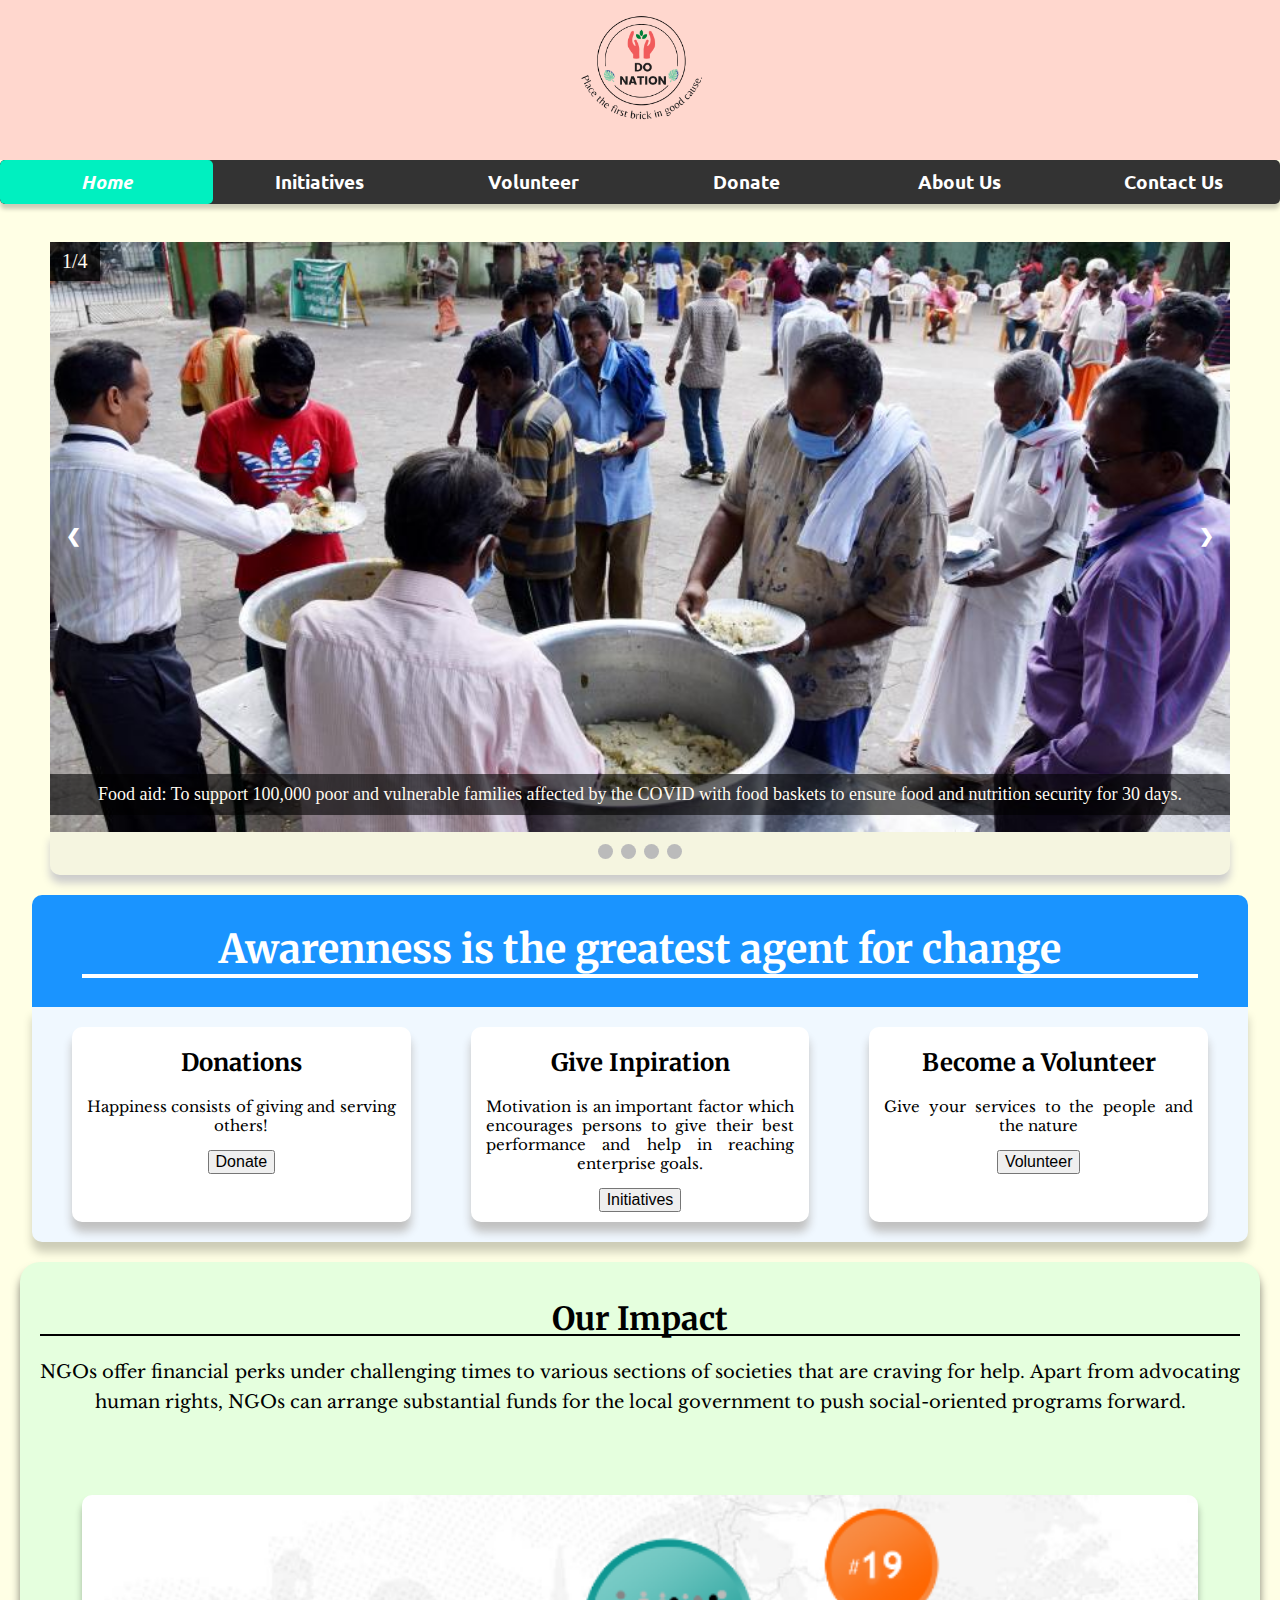
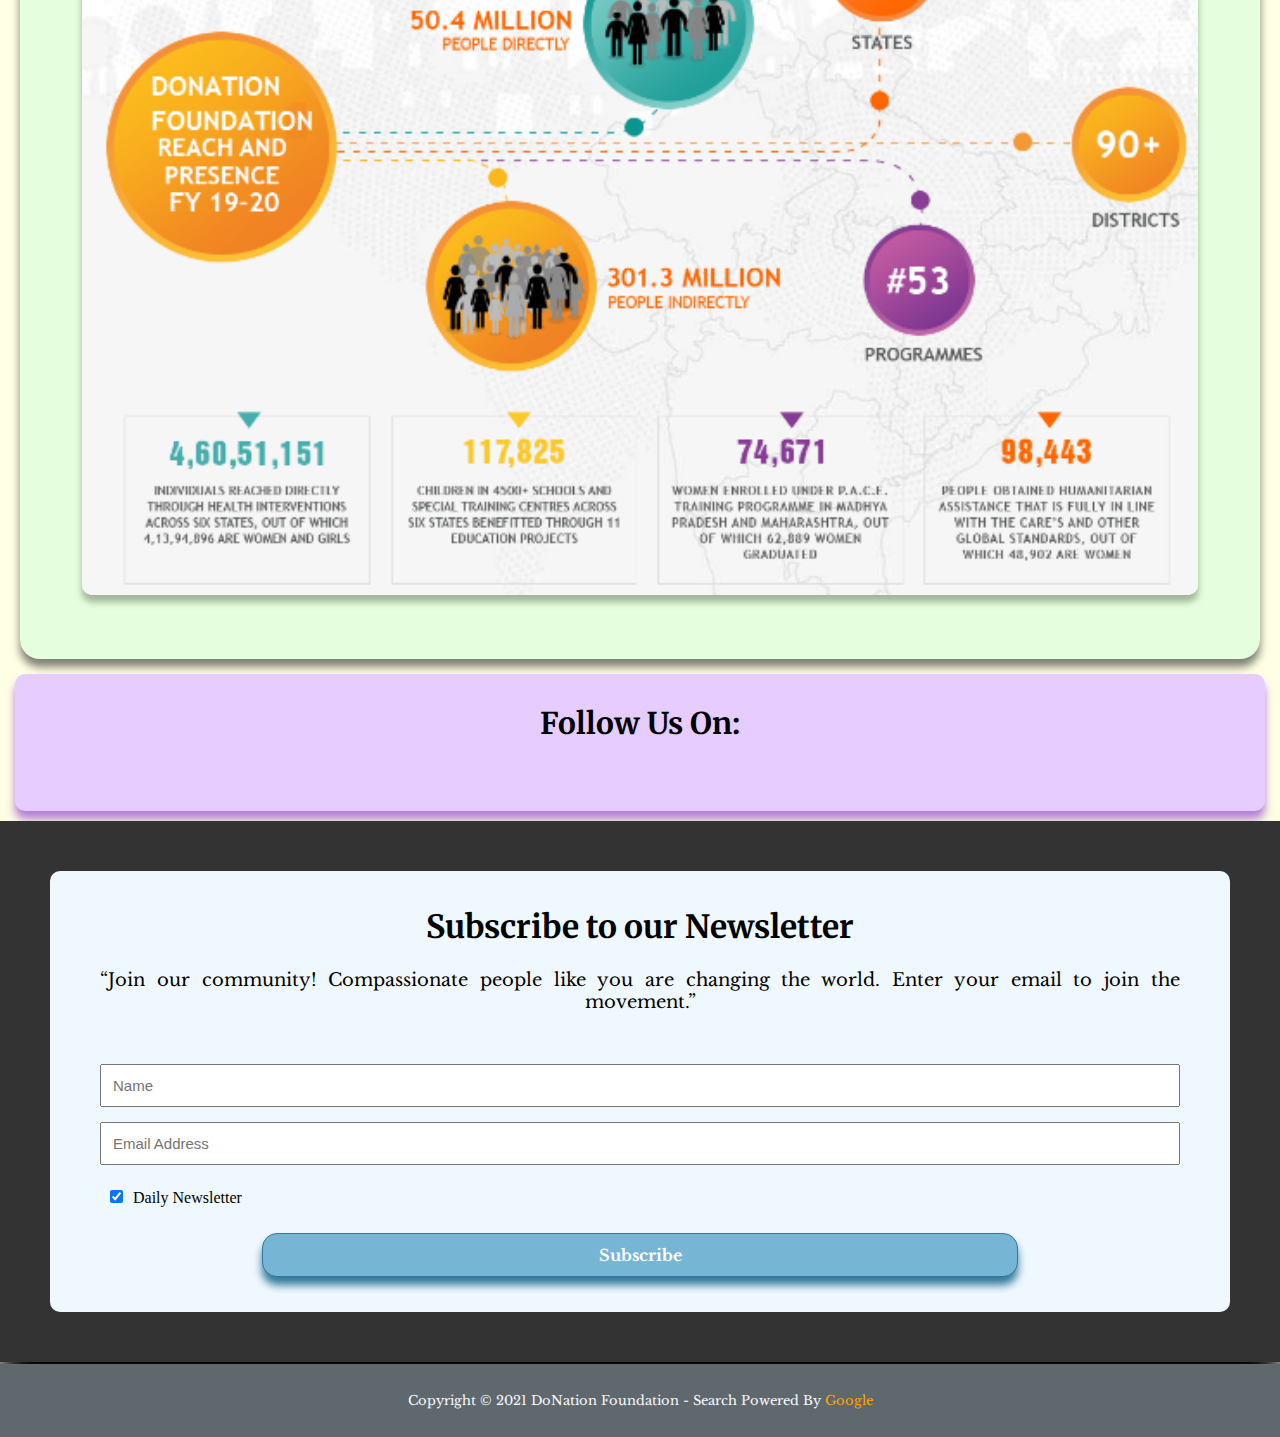
<file: index.html>
<!--HomePage-->

<!DOCTYPE html>
<html language="en" dir="ltr">
    <head>
        <!-- Google tag (gtag.js) -->
        <script async src="https://www.googletagmanager.com/gtag/js?id=G-4KQTGKNV7Y"></script>
        <script>
        window.dataLayer = window.dataLayer || [];
        function gtag(){dataLayer.push(arguments);}
        gtag('js', new Date());

        gtag('config', 'G-4KQTGKNV7Y');
        </script>
        <script async src="https://pagead2.googlesyndication.com/pagead/js/adsbygoogle.js?client=ca-pub-9388020799553095"
     crossorigin="anonymous"></script>
        <meta charset="utf-8">
        <meta http-equiv="X-UA-Compatible" content="IE=edge">
        <meta name="viewport" content="width=device-width, initial-scale=1.0">
        
        <link rel="stylesheet" href="https://cdnjs.cloudflare.com/ajax/libs/font-awesome/5.15.3/css/all.min.css" integrity="sha512-iBBXm8fW90+nuLcSKlbmrPcLa0OT92xO1BIsZ+ywDWZCvqsWgccV3gFoRBv0z+8dLJgyAHIhR35VZc2oM/gI1w==" crossorigin="anonymous" referrerpolicy="no-referrer" />
        
        <link rel="stylesheet" href="css/common.css">
        <link rel="stylesheet" href="css/home.css"> 
    </head>

    <body>
    
    <!-- Sticky Navigation Bar -->
    
        <div class="top-container">
            <a href="index.html"><img src="images/Logo.png" alt="DoNation Charitable Trust" id="logo"></a>
        </div>
        <div class="navbar" id="sticky-navbar">
            <a class="head-active" href="index.html">Home</a>
            <a href="Initiatives.html">Initiatives</a>
            <a href="Volunteers.html">Volunteer</a>
            <a href="Donate.html">Donate</a>
            <a href="AboutUs.html">About Us</a>
            <a href="ContactUs.html">Contact Us</a>
            <a href="javascript:void(0);" class="res_icon1" onclick="responsivenavi()">
                <i class="fa fa-bars"></i>
            </a>
            <a href="javascript:void(0);" class="res_icon2" onclick="responsivenavi()">
                <i class="fa fa-times"></i>
            </a>
        </div>
        <br>
        
        <script>
            window.onscroll = function() {stickynavi()};

            var header = document.getElementById("sticky-navbar");
            var sticky = header.offsetTop;
            
            function stickynavi(){
                if (window.pageYOffset > sticky) {
                    header.classList.add("sticky");
                } 
                else{
                    header.classList.remove("sticky");
                }
            }
        </script>
        
        <script>
            function responsivenavi(){
                var x = document.getElementById("sticky-navbar");
                if (x.className === "navbar"){
                    x.className += " responsive";
                } 
                else{
                    x.className = "navbar";
                }
            }
        </script>
    <!-- Main Content of Page -->
        <!-- SlideShow Part -->
        <div class="slideshow-container">
            <div class="slider fade">
                <div class="numbertext">1/4</div>
                <img src="images/Home/SlideShow/1.jpg" style="100%">
                <div class="caption">Food aid: To support 100,000 poor and vulnerable families affected by the COVID with food baskets to ensure food and nutrition security for 30 days. </div>
            </div>
            <div class="slider fade">
                <div class="numbertext">2/4</div>
                <img src="images/Home/SlideShow/2.jpg" style="100%">
                <div class="caption">The kids we teach at our centres are from diverse backgrounds. It is our dream to provide every child in India with quality education.</div>
            </div>
            <div class="slider fade">
                <div class="numbertext">3/4</div>
                <img src="images/Home/SlideShow/3.jpg" style="100%">
                <div class="caption">Our volunteers planting trees donated by donors for the noble cause of afforestation. </div>
            </div>
            <div class="slider fade">
                <div class="numbertext">4/4</div>
                <img src="images/Home/SlideShow/4.jpg" style="100%">
                <div class="caption">Books Distribution among poor students who can't afford to purchase one so that they can easily study.</div>
            </div>
            
            
            <a class="prev" onclick="plusSlides(-1)">&#10094</a>
            <a class="next" onclick="plusSlides(1)">&#10095</a>
            
            <div class="dot-container" style="text-align: center">
                <span class="dot" onclick="currentSlide(1)"></span>
                <span class="dot" onclick="currentSlide(2)"></span>
                <span class="dot" onclick="currentSlide(3)"></span>
                <span class="dot" onclick="currentSlide(4)"></span>
            </div>
        </div>
        
        <script>
            var slideIndex = 1;
            showSlides(slideIndex);

            function plusSlides(n) {
                showSlides(slideIndex += n);
            }

            function currentSlide(n) {
                showSlides(slideIndex = n);
            }

            function showSlides(n) {
              var i;
              var slides = document.getElementsByClassName("slider");
              var dots = document.getElementsByClassName("dot");
              if (n > slides.length) {slideIndex = 1}    
              if (n < 1) {slideIndex = slides.length}
              for (i = 0; i < slides.length; i++) {
                  slides[i].style.display = "none";  
              }
              for (i = 0; i < dots.length; i++) {
                  dots[i].className = dots[i].className.replace(" dot-active", "");
              }
              slides[slideIndex-1].style.display = "block";  
              dots[slideIndex-1].className += " active";
            }
        </script>
        
        <!-- Glowing Text Cards -->
        
        <div class="text-heading"><h1 class="font1">Awarenness is the greatest agent for change</h1></div>
        <div class="text-cards">
            <div class="text-card">
                <div class="circle" style="background-color:#dc3545;"><i class="fas fa-hand-holding-usd" style="padding: 50px 0"></i></div>
                <h2>Donations</h2>
                <p>Happiness consists of giving and serving others!</p>
                <a href="Donate.html"><button type="button">Donate</button></a>
            </div>
            
            <div class="text-card">
                <div class="circle" style="background-color:#ffd500;"><i class="fas fa-lightbulb" style="padding: 50px 0"></i></div>
                <h2>Give Inpiration</h2>
                <p>Motivation is an important factor which encourages persons to give their best performance and help in reaching enterprise goals.</p>
                <a href="Initiatives.html"><button type="button">Initiatives</button></a>
            </div>
            
            <div class="text-card">
                <div class="circle" style="background-color:#00b300;"><i class="fas fa-tshirt" style="padding: 50px 0"></i></div>
                <h2>Become a Volunteer</h2>
                <p>Give your services to the people and the nature</p>
                <a href="Volunteers.html"><button type="button">Volunteer</button></a>
            </div>
        </div>
        
        <!--Impact of Organisation-->
        
        <div class="impact font1">
            <div class="impact-text">
                <h1 style="border-bottom: 2px solid;">Our Impact</h1>
                <p>NGOs offer financial perks under challenging times to various sections of societies that are craving for help. Apart from advocating human rights, NGOs can arrange substantial funds for the local government to push social-oriented programs forward.</p>
            </div>
        
            <div class="impact-image">
                <img src="images/Home/impact.png">  
            </div>
        </div>
        
        <!-- Media Links Section -->
        
        <div class="media-links">
            <h2 style="font-size: 30px">Follow Us On:</h2>  
            <a href="https://www.facebook.com/madhaverma007" class="cblue"><i class="fab fa-facebook-f"></i></a>
            <a href="https://www.instagram.com/madhav_chandok1/" class="cred"><i class="fab fa-instagram"></i></a>
            <a href="https://www.youtube.com/channel/UCh04LO5Po1hbWBbhT4F2siw" class="cred"><i class="fab fa-youtube"></i></a>
            <a href="https://twitter.com/MadhavChandok2" class="cblue"><i class="fab fa-twitter"></i></a>
            <a href="https://www.linkedin.com/in/madhav-chandok/" class="cblue"><i class="fab fa-linkedin"></i></a>
        </div>
                
    <!-- Footer Content --> 
        
        <div class="footer-container">
            <div class="newsletter">
                <form onsubmit="newslettersubmission()">
                    <div class="news-container">
                        <h1 style="text-align: center;">Subscribe to our Newsletter</h1>
                        <p style="text-align: justify-all">“Join our community! Compassionate people like you are changing the world. Enter your email to join the movement.”</p><br>
                    </div>
                    <div class="news-container">
                        <input type="text" placeholder="Name" name="name" required>
                        <input type="email" placeholder="Email Address" name="mail" required>
                        <label>
                            <input type="checkbox" checked="checked" name="subscribe">Daily Newsletter
                        </label>
                    </div>
                    <div class="newsletter-submit">
                        <center><input type="submit" value="Subscribe"></center>
                    </div>
                </form>
            </div>
        </div>
        
        <script>
            function newslettersubmission(){
                alert("Your request for the newsletter has been accepted. Please check your mail for further notifications. Thank You!")
            }
        </script>
        
        <div class="copyright">
            <p>Copyright &#169 2021 DoNation Foundation - Search Powered By <a href="www.google.com" style="text-decoration: none;  color: orange"> Google</a></p>
        </div>
    </body>
</html>
</file>
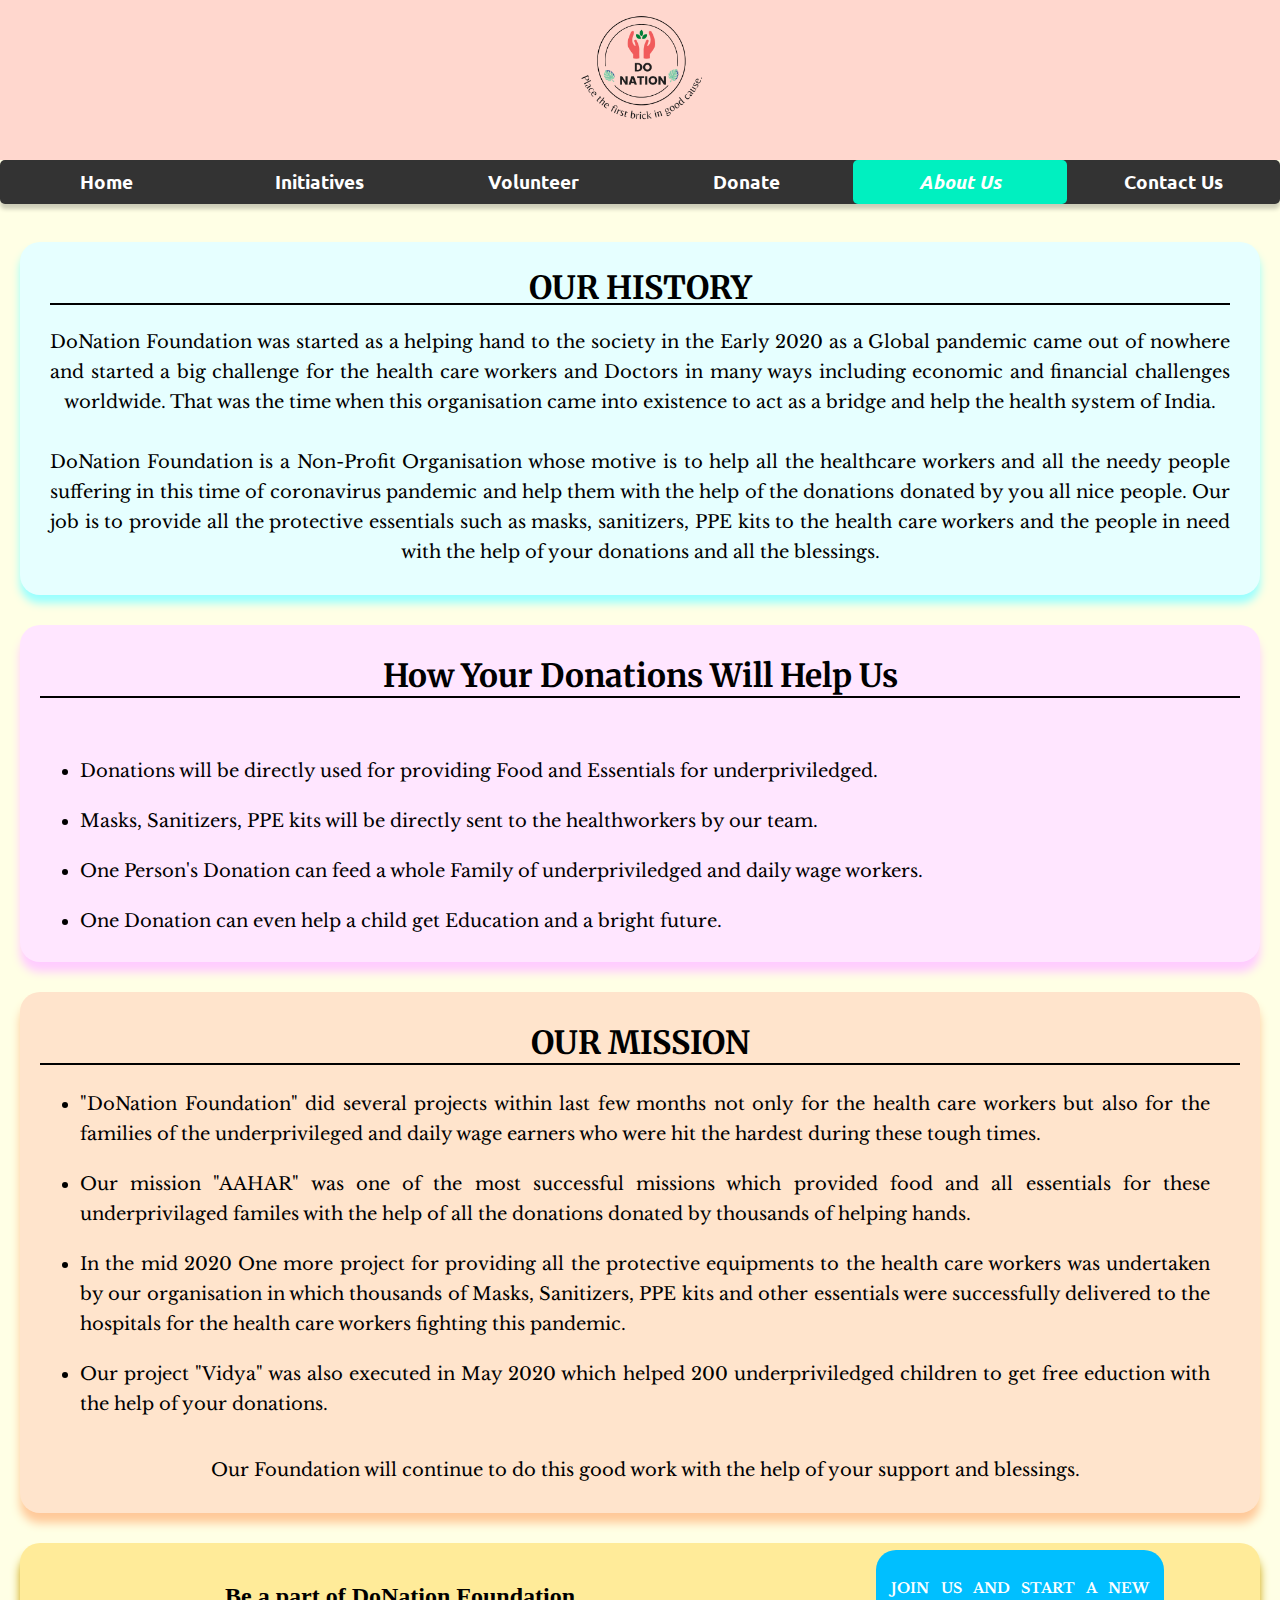
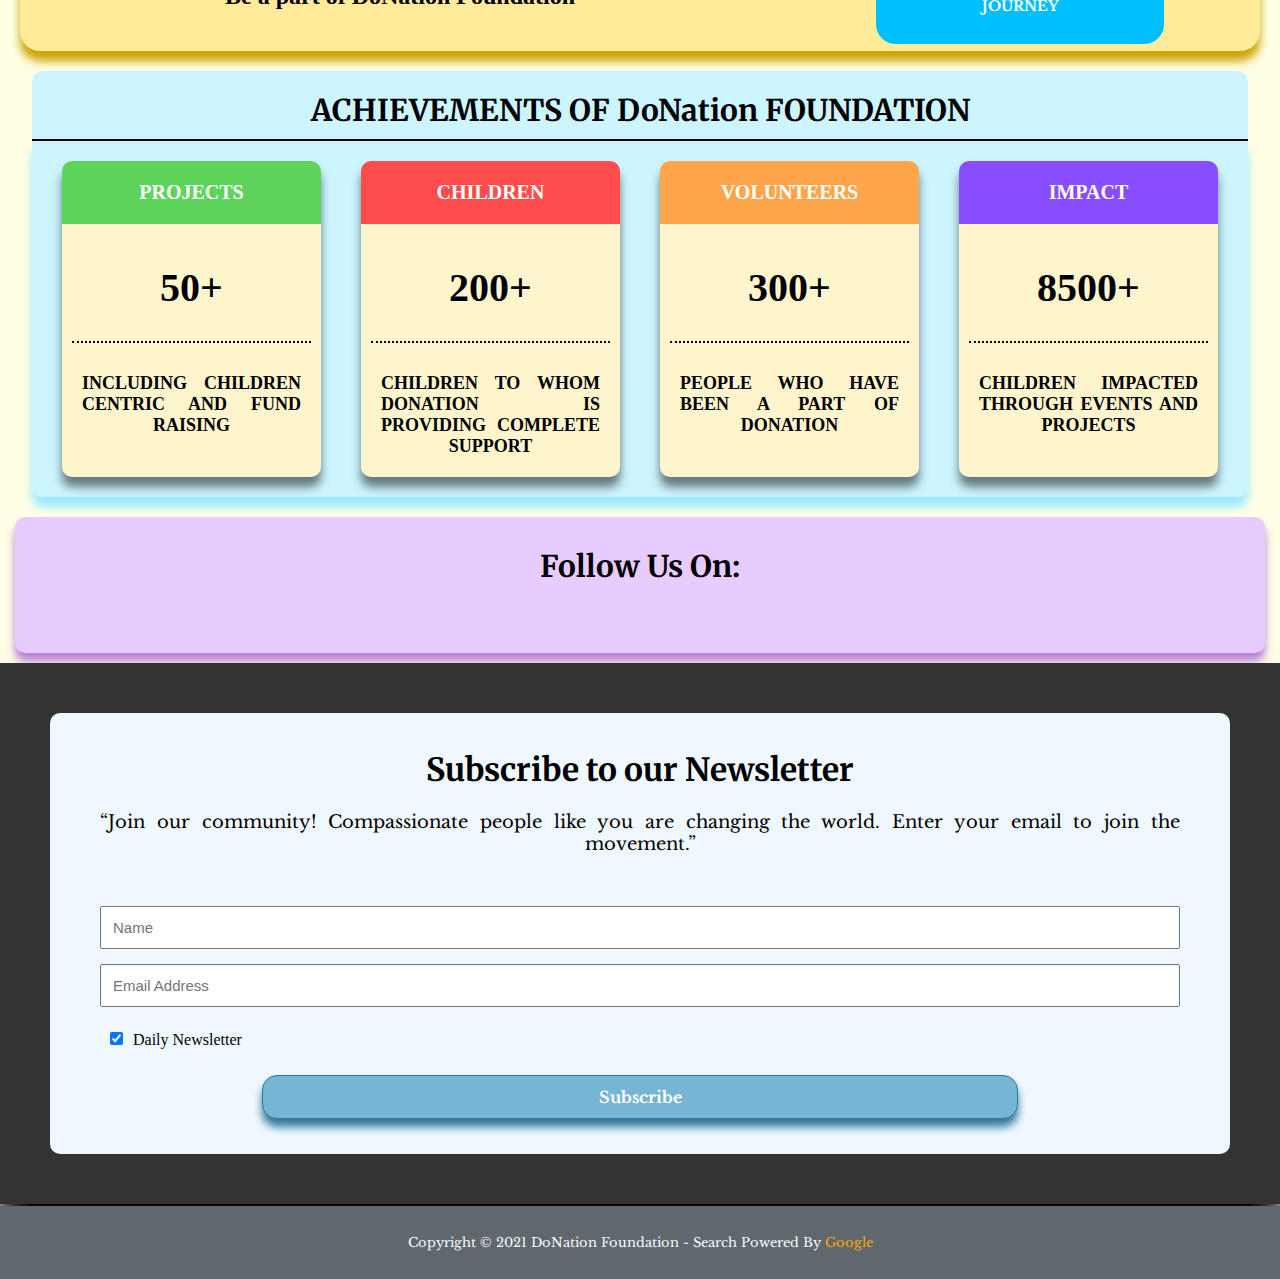
<file: AboutUs.html>
<!--About Us-->

<!DOCTYPE html>
<html language="en" dir="ltr">
    <head>
        
        <!-- Google tag (gtag.js) -->
        <script async src="https://www.googletagmanager.com/gtag/js?id=G-4KQTGKNV7Y"></script>
        <script>
        window.dataLayer = window.dataLayer || [];
        function gtag(){dataLayer.push(arguments);}
        gtag('js', new Date());

        gtag('config', 'G-4KQTGKNV7Y');
        </script>

        <script async src="https://pagead2.googlesyndication.com/pagead/js/adsbygoogle.js?client=ca-pub-9388020799553095"
     crossorigin="anonymous"></script>
        <meta charset="utf-8">
        <meta http-equiv="X-UA-Compatible" content="IE=edge">
        <meta name="viewport" content="width=device-width, initial-scale=1.0">
        
        <link rel="stylesheet" href="https://cdnjs.cloudflare.com/ajax/libs/font-awesome/5.15.3/css/all.min.css" integrity="sha512-iBBXm8fW90+nuLcSKlbmrPcLa0OT92xO1BIsZ+ywDWZCvqsWgccV3gFoRBv0z+8dLJgyAHIhR35VZc2oM/gI1w==" crossorigin="anonymous" referrerpolicy="no-referrer" />
        
        <link rel="stylesheet" href="css/common.css">
        <link rel="stylesheet" href="css/about.css">
    </head>

    <body>
            <!-- Sticky Navigation Bar -->
        
        <div class="top-container">
            <a href="index.html"><img src="images/Logo.png" alt="DoNation Charitable Trust" id="logo"></a>
        </div>
        <div class="navbar" id="sticky-navbar">
            <a href="index.html">Home</a>
            <a href="Initiatives.html">Initiatives</a>
            <a href="Volunteers.html">Volunteer</a>
            <a href="Donate.html">Donate</a>
            <a class="head-active" href="AboutUs.html">About Us</a>
            <a href="ContactUs.html">Contact Us</a>
            <a href="javascript:void(0);" class="res_icon1" onclick="responsivenavi()">
                <i class="fa fa-bars"></i>
            </a>
            <a href="javascript:void(0);" class="res_icon2" onclick="responsivenavi()">
                <i class="fa fa-times"></i>
            </a>
        </div><br>
        
        <script>
            window.onscroll = function() {stickynavi()};

            var header = document.getElementById("sticky-navbar");
            var sticky = header.offsetTop;

            function stickynavi(){
                if (window.pageYOffset > sticky) {
                    header.classList.add("sticky");
                } 
                else{
                    header.classList.remove("sticky");
                }
            }
        </script>
        
        <script>
            function responsivenavi(){
                var x = document.getElementById("sticky-navbar");
                if (x.className === "navbar"){
                    x.className += " responsive";
                } 
                else{
                    x.className = "navbar";
                }
            }
        </script>
        
        <!-- History -->
        
        <div class="history">
            <h1 class="font1">OUR HISTORY</h1>
            <p>DoNation Foundation was started as a helping hand to the society in the Early 2020 as a Global pandemic came out of nowhere and started a big challenge for the health care workers and Doctors in many ways including economic and financial challenges worldwide. That was the time when this organisation came into existence to act as a bridge and help the health system of India.<br><br>DoNation Foundation is a Non-Profit Organisation whose motive is to help all the healthcare workers and all the needy people suffering in this time of coronavirus pandemic and help them with the help of the donations donated by you all nice people. Our job is to provide all the protective essentials such as masks, sanitizers, PPE kits to the health care workers and the people in need with the help of your donations and all the blessings.</p>
        </div>
        
        <!-- Helping -->
        
        <div class="help">
            <h1 class="font1">How Your Donations Will Help Us</h1><br>
            <ul class="fa-ul">
                <li><i class="fas fa-hands-helping"></i>    Donations will be directly used for providing Food and Essentials for underpriviledged.</li><br>
                <li><i class="fas fa-hands-helping"></i>    Masks, Sanitizers, PPE kits will be directly sent to the healthworkers by our team.</li><br>
                <li><i class="fas fa-hands-helping"></i>    One Person's Donation can feed a whole Family of underpriviledged and daily wage workers.</li><br>
                <li><i class="fas fa-hands-helping"></i>    One Donation can even help a child get Education and a bright future.</li>
            </ul>
        </div>
        
        <!-- Mission -->
        
        <div class="mission">
            <h1 class="font1">OUR MISSION</h1>
            <ul class="fa-ul">
                <li><i class="fab fa-envira"></i>   "DoNation Foundation" did several projects within last few months not only for the health care workers but also for the families of the underprivileged and daily wage earners who were hit the hardest during these tough times.</li><br>
                <li><i class="fab fa-envira"></i>   Our mission "AAHAR" was one of the most successful missions which provided food and all essentials for these underprivilaged familes with the help of all the donations donated by thousands of helping hands.</li><br>
                <li><i class="fab fa-envira"></i>   In the mid 2020 One more project for providing all the protective equipments to the health care workers was undertaken by our organisation in which thousands of Masks, Sanitizers, PPE kits and other essentials were successfully delivered to the hospitals for the health care workers fighting this pandemic.</li><br>
                <li><i class="fab fa-envira"></i>   Our project "Vidya" was also executed in May 2020 which helped 200 underpriviledged children to get free eduction with the help of your donations.</li><br>
            </ul>
            <p class="font2" style="padding-left: 40px;">Our Foundation will continue to do this good work with the help of your support and blessings. <i class="fas fa-praying-hands" style="color:brown;"></i></p>
        </div>
        
        <!-- Link for Volunteering -->
        
        <div class="volunteering">
            <div class="vtext">
                <h2>Be a part of DoNation Foundation</h2>
            </div>
            <div class="vsubmit">
                <div class="vbutton">
                    <a href="Volunteers.html #registration-form"><p>JOIN US AND START A NEW JOURNEY</p></a>
                </div>
            </div>
        </div>
        
        <!-- Text Cards -->
        <h1 id="achievements" class="font1">ACHIEVEMENTS OF DoNation FOUNDATION</h1>
        <div class="text-cards">
            <div class="text-card">
                <div class="card-heading" style="background-color: #5dd55d">PROJECTS</div>
                <div class="card-numbers">50+</div>
                <div class="card-paragraph">INCLUDING CHILDREN CENTRIC AND FUND RAISING</div>
            </div>
                
            <div class="text-card">
                <div class="card-heading" style="background-color: #ff4d4d">CHILDREN</div>
                <div class="card-numbers">200+</div>
                <div class="card-paragraph">CHILDREN TO WHOM DONATION IS PROVIDING COMPLETE SUPPORT</div>
            </div>
                
            <div class="text-card">
                <div class="card-heading" style="background-color: #ffa64d">VOLUNTEERS</div>
                <div class="card-numbers">300+</div>
                <div class="card-paragraph">PEOPLE WHO HAVE BEEN A PART OF DONATION</div>
            </div>  
            <div class="text-card">
                <div class="card-heading" style="background-color: #884dff">IMPACT</div>
                <div class="card-numbers">8500+</div>
                <div class="card-paragraph">CHILDREN IMPACTED THROUGH EVENTS AND PROJECTS   </div>
            </div>
        </div>
        
        <!-- Media Links Section -->
        
        <div class="media-links">
            <h2 style="font-size: 30px">Follow Us On:</h2>  
            <a href="https://www.facebook.com/madhaverma007" class="cblue"><i class="fab fa-facebook-f"></i></a>
            <a href="https://www.instagram.com/madhav_chandok1/" class="cred"><i class="fab fa-instagram"></i></a>
            <a href="https://www.youtube.com/channel/UCh04LO5Po1hbWBbhT4F2siw" class="cred"><i class="fab fa-youtube"></i></a>
            <a href="https://twitter.com/MadhavChandok2" class="cblue"><i class="fab fa-twitter"></i></a>
            <a href="https://www.linkedin.com/in/madhav-chandok/" class="cblue"><i class="fab fa-linkedin"></i></a>
        </div>
                
    <!-- Footer Content -->
        
        <div class="footer-container">
            <div class="newsletter">
                <form onsubmit="newslettersubmission()">
                    <div class="news-container" style="text-align: center; ">
                        <h1>Subscribe to our Newsletter</h1>
                        <p>“Join our community! Compassionate people like you are changing the world. Enter your email to join the movement.”</p><br>
                    </div>
                    <div class="news-container">
                        <input type="text" placeholder="Name" name="name" required>
                        <input type="email" placeholder="Email Address" name="mail" required>
                        <label>
                            <input type="checkbox" checked="checked" name="subscribe">Daily Newsletter
                        </label>
                    </div>
                    <div class="newsletter-submit">
                        <center><input type="submit" value="Subscribe"></center>
                    </div>
                </form>
            </div>
        </div>
        
        <script>
            function newslettersubmission(){
                alert("Your request for the newsletter has been accepted. Please check your mail for further notifications. Thank You!")
            }
        </script>
        
        <div class="copyright">
            <p>Copyright &#169 2021 DoNation Foundation - Search Powered By <a href="www.google.com" style="text-decoration: none;  color: orange"> Google</a></p>
        </div>
    </body>
</html>
</file>
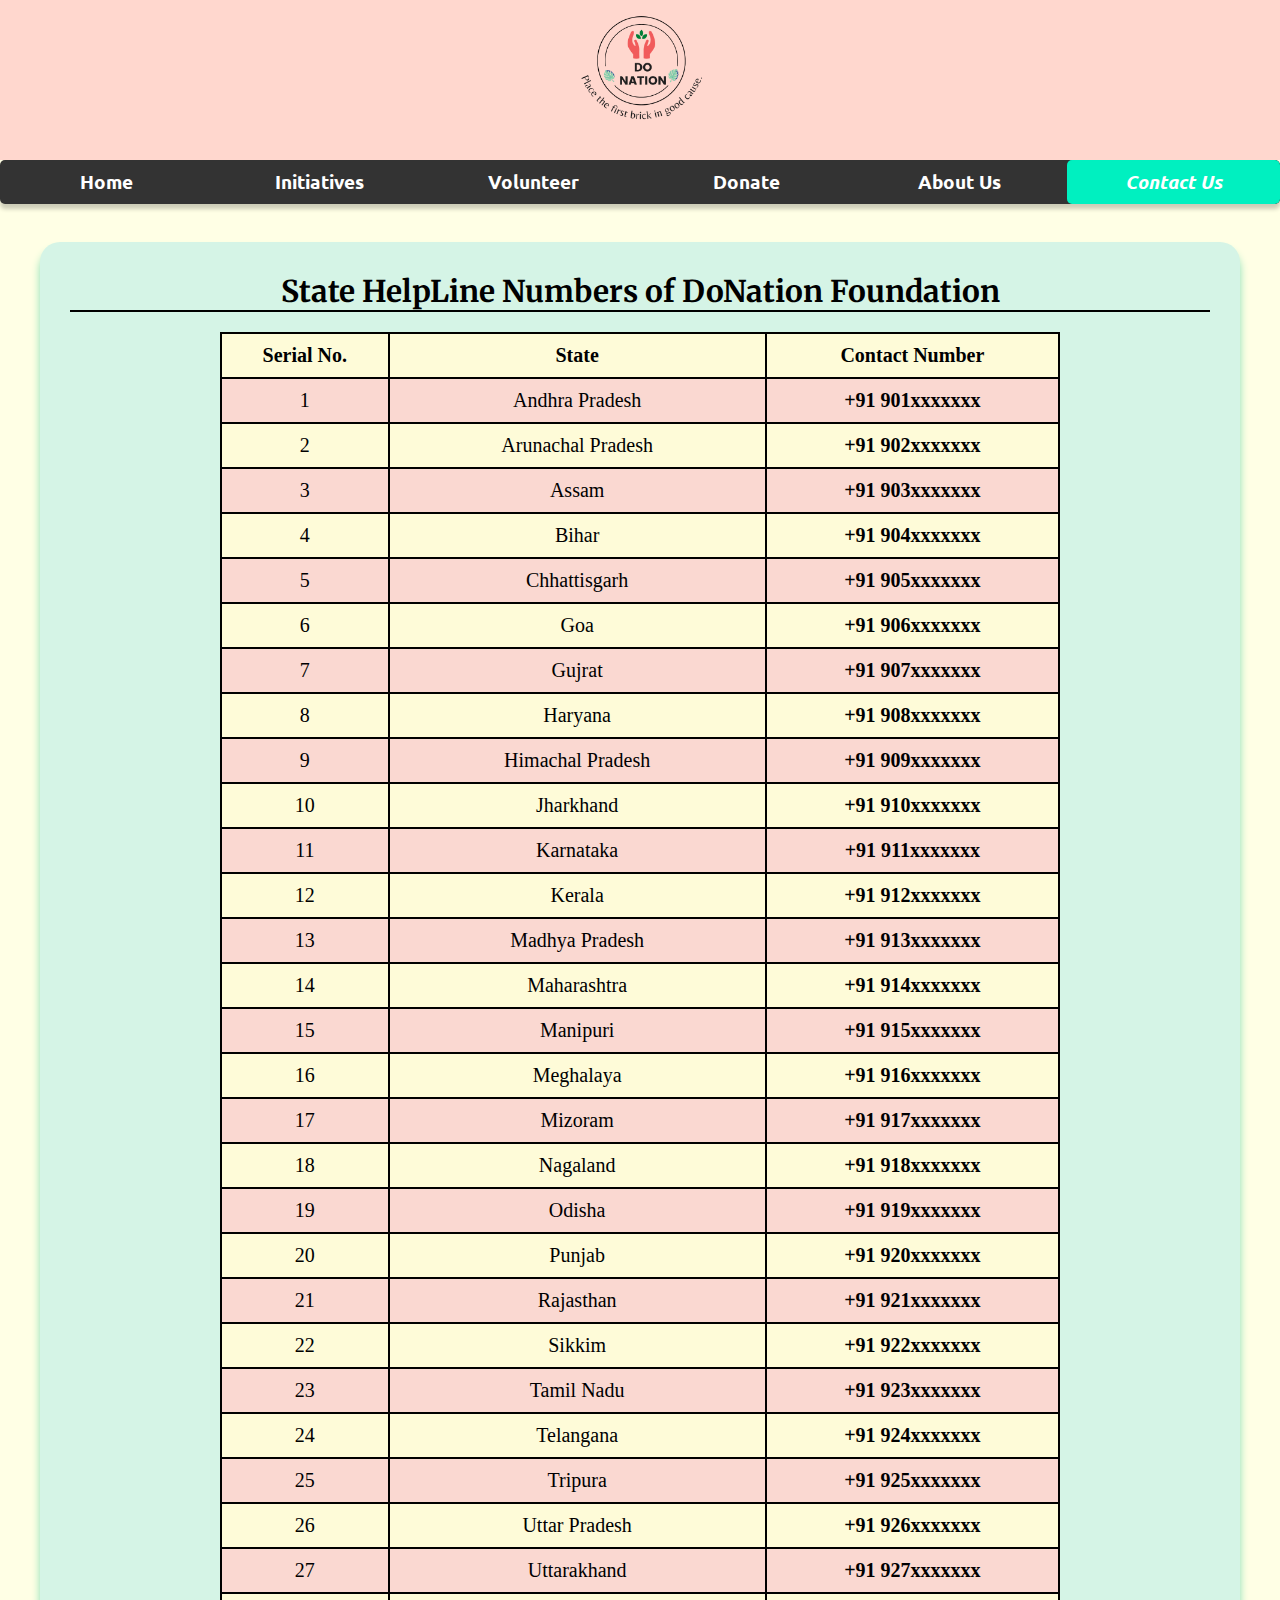
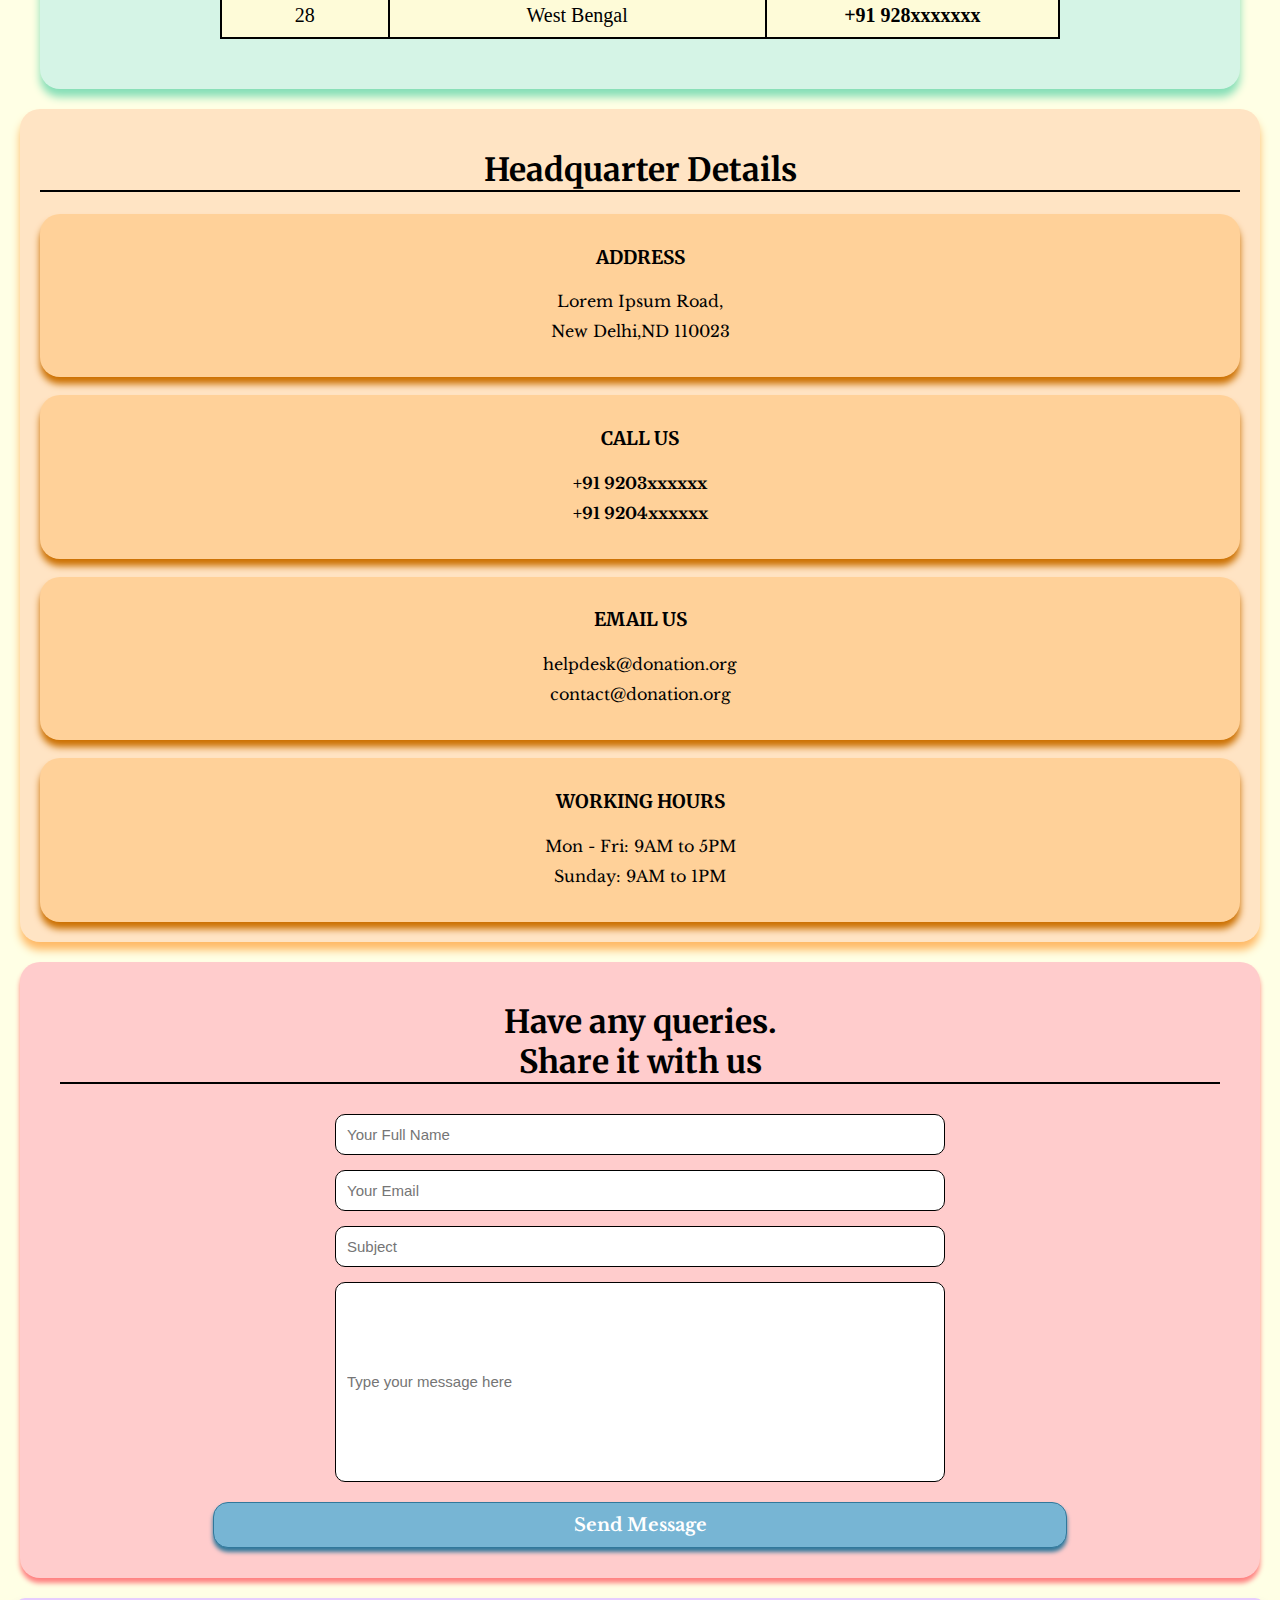
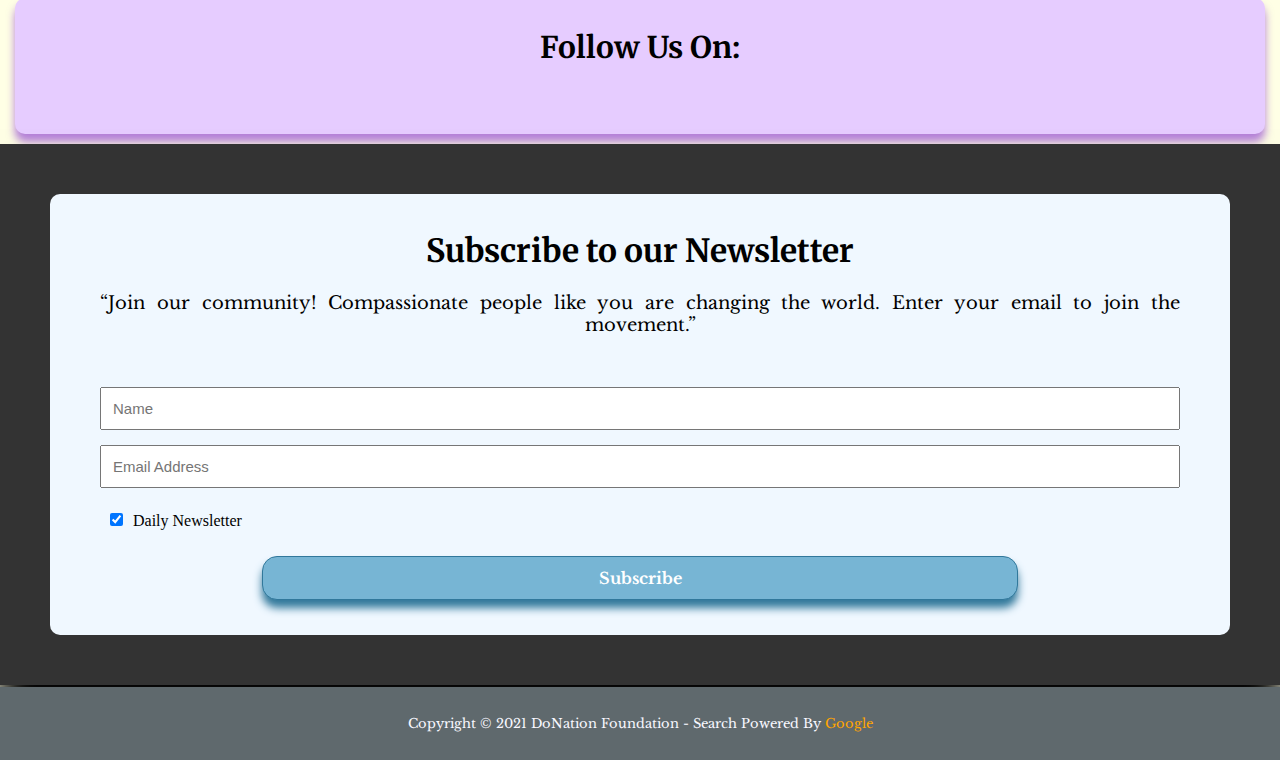
<file: ContactUs.html>
<!--Contact Details-->

<!DOCTYPE html>
<html language="en" dir="ltr">
    <head>
        <!-- Google tag (gtag.js) -->
        <script async src="https://www.googletagmanager.com/gtag/js?id=G-4KQTGKNV7Y"></script>
        <script>
        window.dataLayer = window.dataLayer || [];
        function gtag(){dataLayer.push(arguments);}
        gtag('js', new Date());

        gtag('config', 'G-4KQTGKNV7Y');
        </script>
        <script async src="https://pagead2.googlesyndication.com/pagead/js/adsbygoogle.js?client=ca-pub-9388020799553095"
     crossorigin="anonymous"></script>
        <meta charset="utf-8">
        <meta http-equiv="X-UA-Compatible" content="IE=edge">
        <meta name="viewport" content="width=device-width, initial-scale=1.0">
        
        <link rel="stylesheet" href="https://cdnjs.cloudflare.com/ajax/libs/font-awesome/5.15.3/css/all.min.css" integrity="sha512-iBBXm8fW90+nuLcSKlbmrPcLa0OT92xO1BIsZ+ywDWZCvqsWgccV3gFoRBv0z+8dLJgyAHIhR35VZc2oM/gI1w==" crossorigin="anonymous" referrerpolicy="no-referrer" />
        
        <link rel="stylesheet" href="css/common.css">
        <link rel="stylesheet" href="css/contact.css">
    </head>

    <body>
         <!-- Sticky Navigation Bar -->
        <div class="top-container">
            <a href="index.html"><img src="images/Logo.png" alt="DoNation Charitable Trust" id="logo"></a>
        </div>
        <div class="navbar" id="sticky-navbar">
            <a href="index.html">Home</a>
            <a href="Initiatives.html">Initiatives</a>
            <a href="Volunteers.html">Volunteer</a>
            <a href="Donate.html">Donate</a>
            <a href="AboutUs.html">About Us</a>
            <a class="head-active" href="ContactUs.html">Contact Us</a>
            <a href="javascript:void(0);" class="res_icon1" onclick="responsivenavi()">
                <i class="fa fa-bars"></i>
            </a>
            <a href="javascript:void(0);" class="res_icon2" onclick="responsivenavi()">
                <i class="fa fa-times"></i>
            </a>
        </div><br>
        
        <script>
            window.onscroll = function() {stickynavi()};

            var header = document.getElementById("sticky-navbar");
            var sticky = header.offsetTop;

            function stickynavi(){
                if (window.pageYOffset > sticky) {
                    header.classList.add("sticky");
                } 
                else{
                    header.classList.remove("sticky");
                }
            }
        </script>
        
        <script>
            function responsivenavi(){
                var x = document.getElementById("sticky-navbar");
                if (x.className === "navbar"){
                    x.className += " responsive";
                } 
                else{
                    x.className = "navbar";
                }
            }
        </script>
        
        <!-- Contact Information -->
        <div class="contact-table">
            <h2 class="font1" style="border-bottom: 2px solid; margin:0 30px;">State HelpLine Numbers of DoNation Foundation</h2>
            <table>
                <tr>
                    <th>Serial No.</th>
                    <th>State</th>
                    <th>Contact Number</th>
                </tr>
                <tr>
                    <td>1</td>
                    <td>Andhra Pradesh</td>
                    <td>+91 901xxxxxxx</td>
                </tr>
                <tr>
                    <td>2</td>
                    <td>Arunachal Pradesh</td>
                    <td>+91 902xxxxxxx</td>
                </tr>
                <tr>
                    <td>3</td>
                    <td>Assam</td>
                    <td>+91 903xxxxxxx</td>
                </tr>
                <tr>
                    <td>4</td>
                    <td>Bihar</td>
                    <td>+91 904xxxxxxx</td>
                </tr>
                <tr>
                    <td>5</td>
                    <td>Chhattisgarh</td>
                    <td>+91 905xxxxxxx</td>
                </tr>
                <tr>
                    <td>6</td>
                    <td>Goa</td>
                    <td>+91 906xxxxxxx</td>
                </tr>
                <tr>
                    <td>7</td>
                    <td>Gujrat</td>
                    <td>+91 907xxxxxxx</td>
                </tr>
                <tr>
                    <td>8</td>
                    <td>Haryana</td>
                    <td>+91 908xxxxxxx</td>
                </tr>
                <tr>
                    <td>9</td>
                    <td>Himachal Pradesh</td>
                    <td>+91 909xxxxxxx</td>
                </tr>
                <tr>
                    <td>10</td>
                    <td>Jharkhand</td>
                    <td>+91 910xxxxxxx</td>
                </tr>
                <tr>
                    <td>11</td>
                    <td>Karnataka</td>
                    <td>+91 911xxxxxxx</td>
                </tr>
                <tr>
                    <td>12</td>
                    <td>Kerala</td>
                    <td>+91 912xxxxxxx</td>
                </tr>
                <tr>
                    <td>13</td>
                    <td>Madhya Pradesh</td>
                    <td>+91 913xxxxxxx</td>
                </tr>
                <tr>
                    <td>14</td>
                    <td>Maharashtra</td>
                    <td>+91 914xxxxxxx</td>
                </tr>
                <tr>
                    <td>15</td>
                    <td>Manipuri</td>
                    <td>+91 915xxxxxxx</td>
                </tr>
                <tr>
                    <td>16</td>
                    <td>Meghalaya</td>
                    <td>+91 916xxxxxxx</td>
                </tr>
                <tr>
                    <td>17</td>
                    <td>Mizoram</td>
                    <td>+91 917xxxxxxx</td>
                </tr>
                <tr>
                    <td>18</td>
                    <td>Nagaland</td>
                    <td>+91 918xxxxxxx</td>
                </tr>
                <tr>
                    <td>19</td>
                    <td>Odisha</td>
                    <td>+91 919xxxxxxx</td>
                </tr>
                <tr>
                    <td>20</td>
                    <td>Punjab</td>
                    <td>+91 920xxxxxxx</td>
                </tr>
                <tr>
                    <td>21</td>
                    <td>Rajasthan</td>
                    <td>+91 921xxxxxxx</td>
                </tr>
                <tr>
                    <td>22</td>
                    <td>Sikkim</td>
                    <td>+91 922xxxxxxx</td>
                </tr>
                <tr>
                    <td>23</td>
                    <td>Tamil Nadu</td>
                    <td>+91 923xxxxxxx</td>
                </tr>
                <tr>
                    <td>24</td>
                    <td>Telangana</td>
                    <td>+91 924xxxxxxx</td>
                </tr>
                <tr>
                    <td>25</td>
                    <td>Tripura</td>
                    <td>+91 925xxxxxxx</td>
                </tr>
                <tr>
                    <td>26</td>
                    <td>Uttar Pradesh</td>
                    <td>+91 926xxxxxxx</td>
                </tr>
                <tr>
                    <td>27</td>
                    <td>Uttarakhand</td>
                    <td>+91 927xxxxxxx</td>
                </tr>
                <tr>
                    <td>28</td>
                    <td>West Bengal</td>
                    <td>+91 928xxxxxxx</td>
                </tr>
            </table>
        </div>
        
        <div class="contact-container">
            <h1 class="font1" style="border-bottom: 2px solid;">Headquarter Details</h1>
            <div class="headquarter">
                <i class="fas fa-map"></i>
                <h3>ADDRESS</h3>
                <p>Lorem Ipsum Road,<br>New Delhi,ND 110023 </p>
            </div><br>
            <div class="headquarter">
                <i class="fas fa-phone"></i>
                <h3>CALL US</h3>
                <p><b>+91 9203xxxxxx<br>+91 9204xxxxxx</b></p>
            </div><br>
            <div class="headquarter">
                <i class="fas fa-envelope"></i>
                <h3>EMAIL US</h3>
                <p>helpdesk@donation.org<br>contact@donation.org</p>
            </div><br>
            <div class="headquarter">
                <i class="fas fa-clock"></i>
                <h3>WORKING HOURS</h3>
                <p>Mon - Fri: 9AM to 5PM<br>Sunday: 9AM to 1PM</p>
            </div>
        </div>
        
        <div class="queries" onsubmit="alertFunction();">
            <form>
                <h1 class="font1" style="border-bottom: 2px solid; margin: 30px;">Have any queries.<br>Share it with us</h1>
                <input type="text" id="name" placeholder="Your Full Name" required>
                <input type="email" id="email" placeholder="Your Email" required>
                <input type="text" id="subject" placeholder="Subject" required>
                <input type="text" id="message" placeholder="Type your message here" style="height: 200px;" required>
                <input type="submit" value="Send Message">
            </form>
        </div>
        
        <script>
            function alertFunction(){
                alert("Your Reponse has been submitted. Our executive will reach you soon.")
            }
        </script>
        
        <!-- Media Links Section -->
        
        <div class="media-links">
            <h2 style="font-size: 30px">Follow Us On:</h2>  
            <a href="https://www.facebook.com/madhaverma007" class="cblue"><i class="fab fa-facebook-f"></i></a>
            <a href="https://www.instagram.com/madhav_chandok1/" class="cred"><i class="fab fa-instagram"></i></a>
            <a href="https://www.youtube.com/channel/UCh04LO5Po1hbWBbhT4F2siw" class="cred"><i class="fab fa-youtube"></i></a>
            <a href="https://twitter.com/MadhavChandok2" class="cblue"><i class="fab fa-twitter"></i></a>
            <a href="https://www.linkedin.com/in/madhav-chandok/" class="cblue"><i class="fab fa-linkedin"></i></a>
        </div>
                
    <!-- Footer Content -->
        
        <div class="footer-container">
            <div class="newsletter">
                <form onsubmit="newslettersubmission()">
                    <div class="news-container" style="text-align: center; ">
                        <h1>Subscribe to our Newsletter</h1>
                        <p>“Join our community! Compassionate people like you are changing the world. Enter your email to join the movement.”</p><br>
                    </div>
                    <div class="news-container">
                        <input type="text" placeholder="Name" name="name" required>
                        <input type="email" placeholder="Email Address" name="mail" required>
                        <label>
                            <input type="checkbox" checked="checked" name="subscribe">Daily Newsletter
                        </label>
                    </div>
                    <div class="newsletter-submit">
                        <center><input type="submit" value="Subscribe"></center>
                    </div>
                </form>
            </div>
        </div>
        
        <script>
            function newslettersubmission(){
                alert("Your request for the newsletter has been accepted. Please check your mail for further notifications. Thank You!")
            }
        </script>
        
        <div class="copyright">
            <p style="text-align: left;">Copyright &#169 2021 DoNation Foundation - Search Powered By <a href="www.google.com" style="text-decoration: none;  color: orange"> Google</a></p>
        </div>
    </body>
</html>
</file>
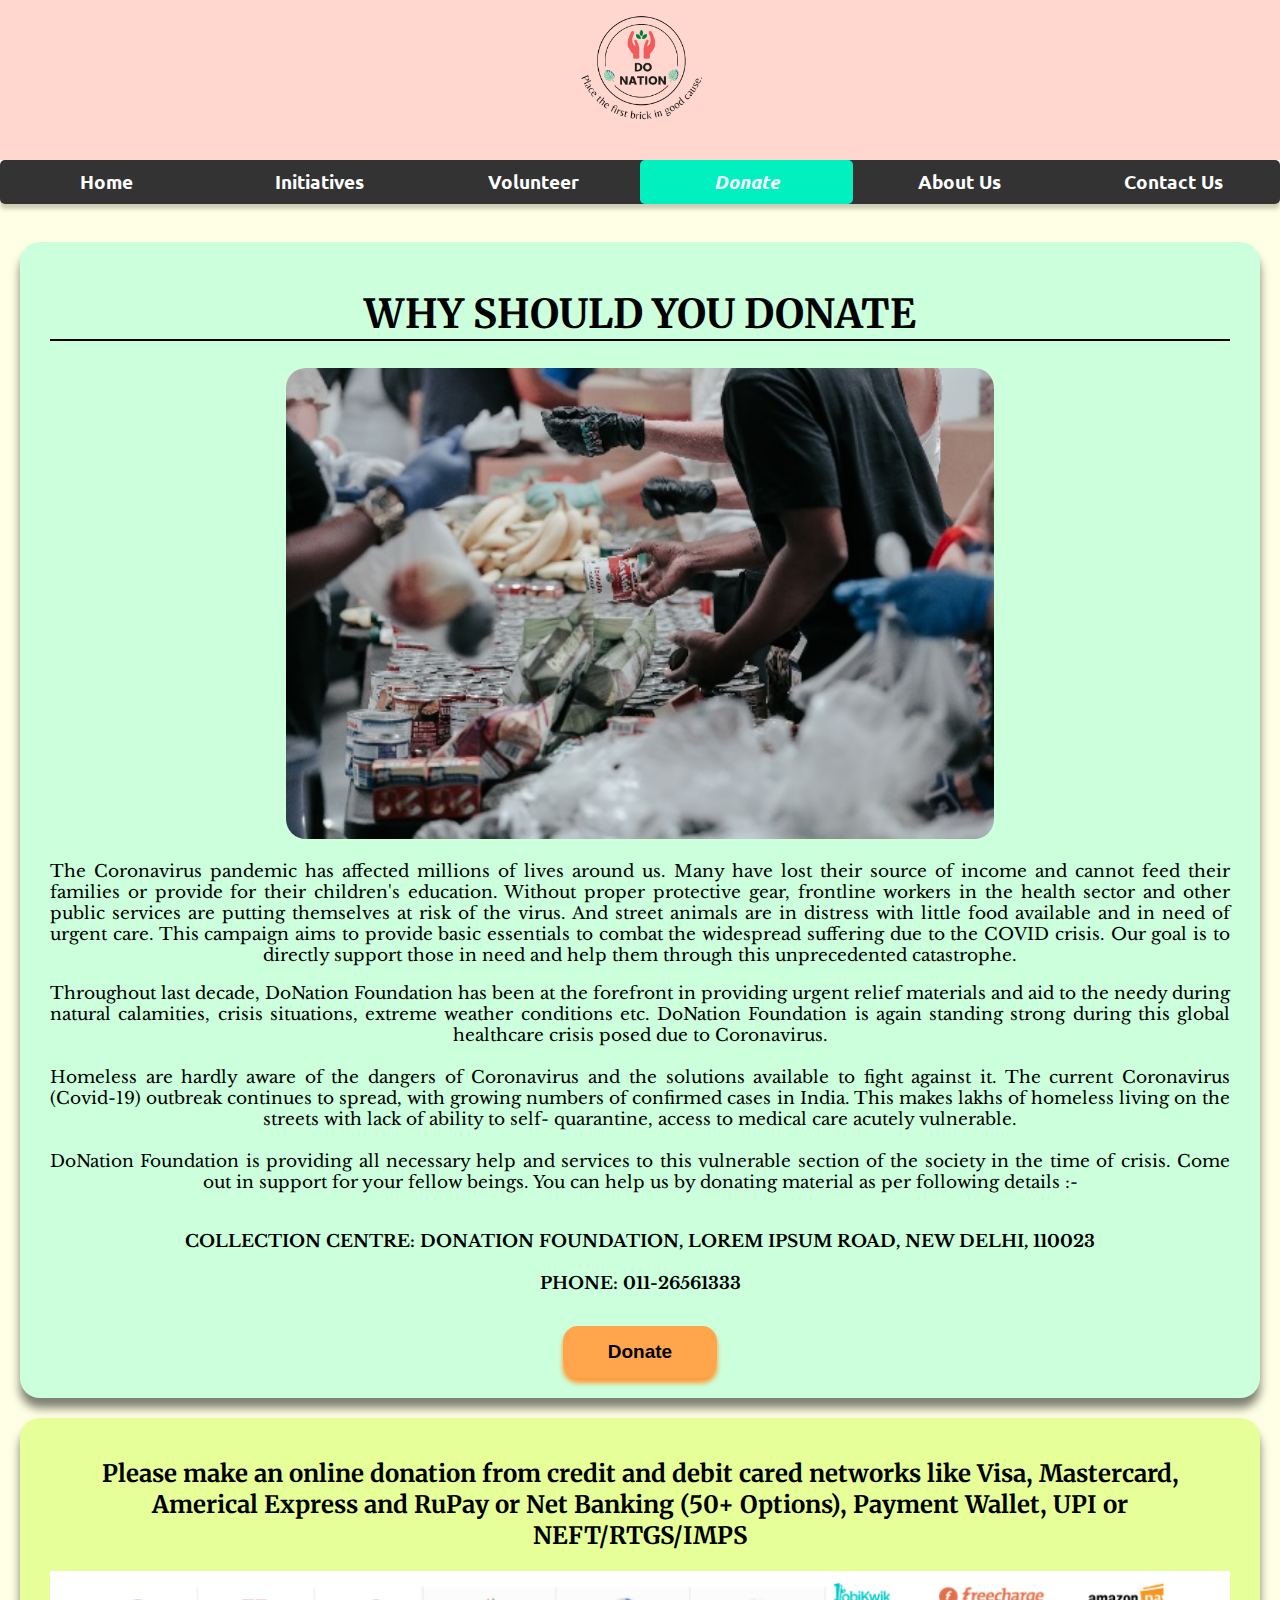
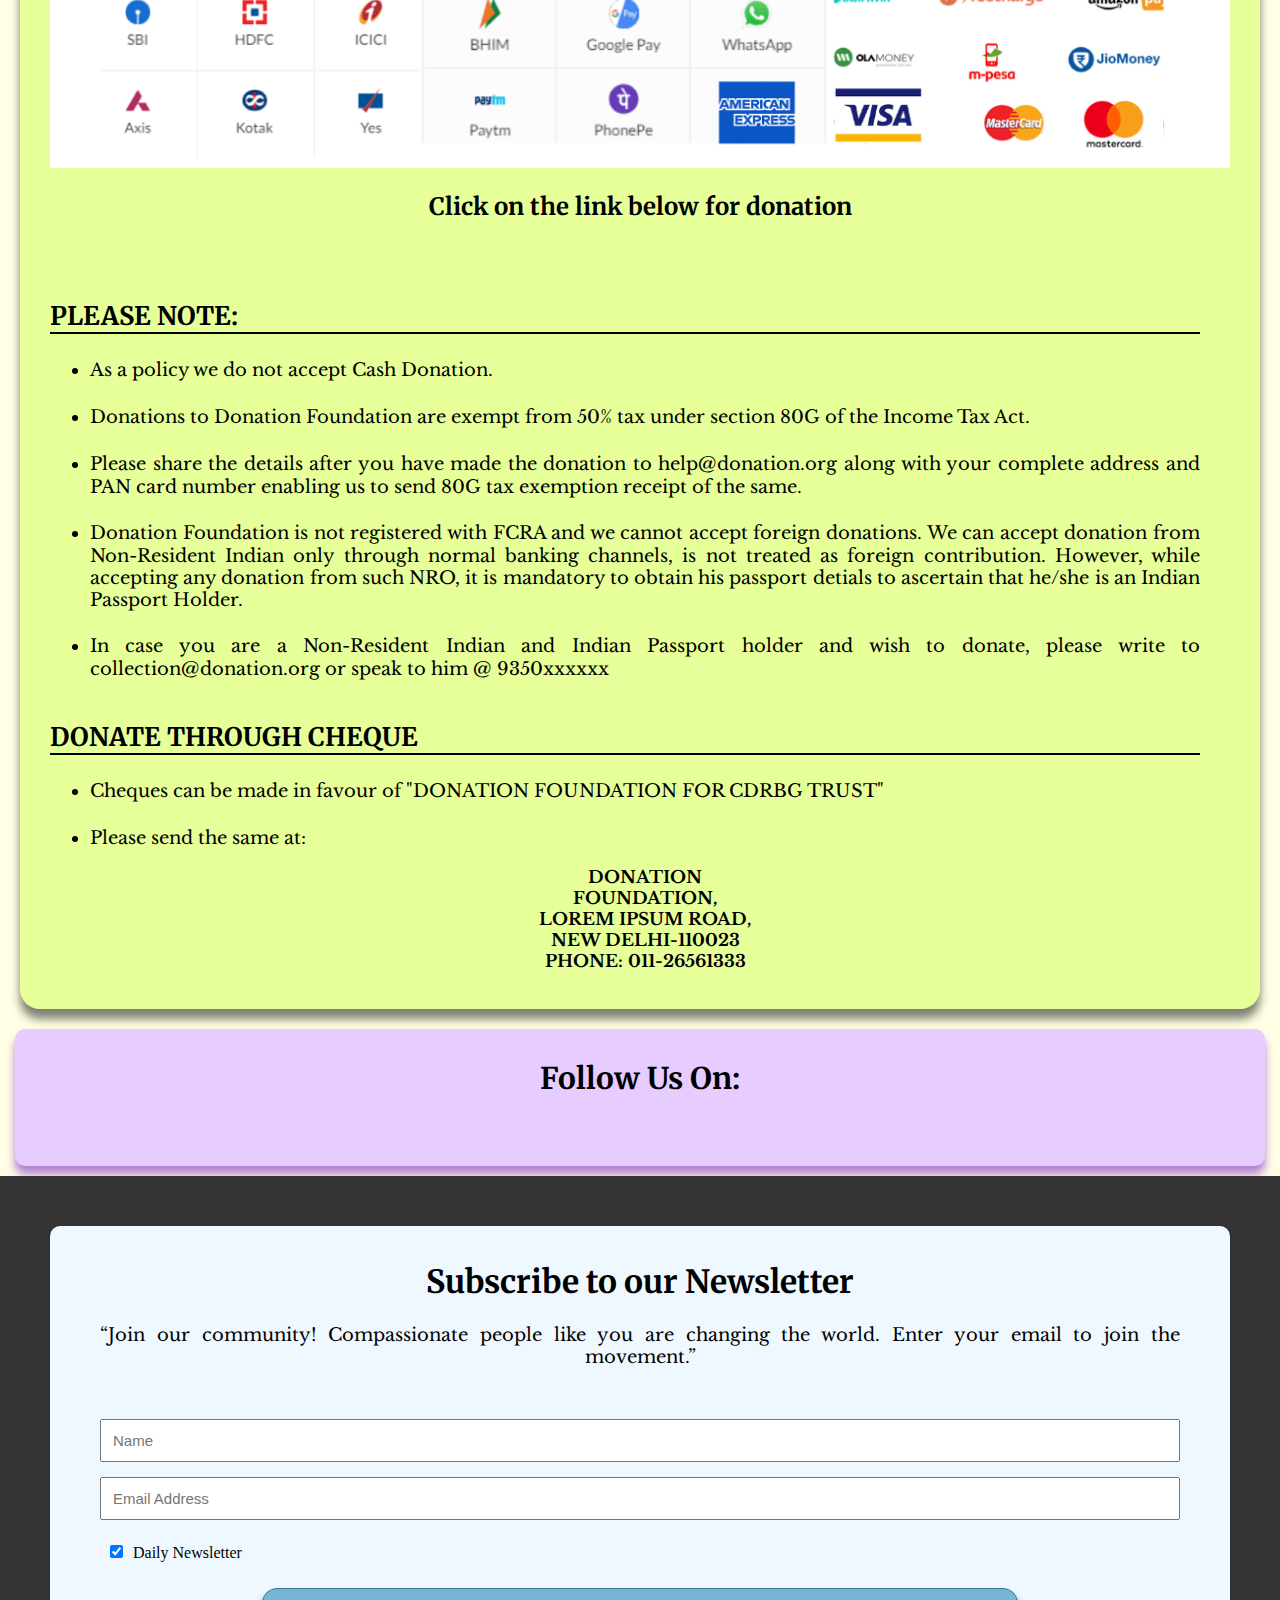
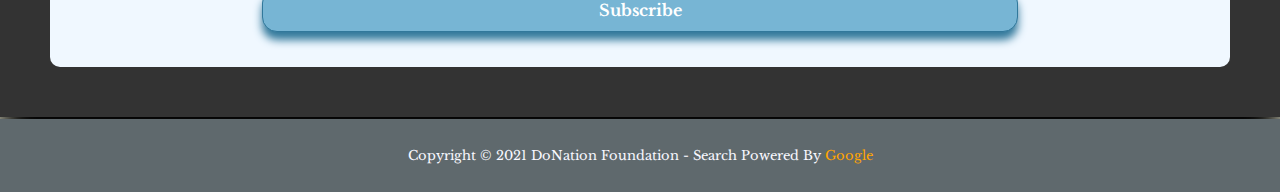
<file: Donate.html>
<!--Donate-->

<!DOCTYPE html>
<html language="en" dir="ltr">
    <head>
        <!-- Google tag (gtag.js) -->
        <script async src="https://www.googletagmanager.com/gtag/js?id=G-4KQTGKNV7Y"></script>
        <script>
        window.dataLayer = window.dataLayer || [];
        function gtag(){dataLayer.push(arguments);}
        gtag('js', new Date());

        gtag('config', 'G-4KQTGKNV7Y');
        </script>
        <script async src="https://pagead2.googlesyndication.com/pagead/js/adsbygoogle.js?client=ca-pub-9388020799553095"
     crossorigin="anonymous"></script>
        <meta charset="utf-8">
        <meta http-equiv="X-UA-Compatible" content="IE=edge">
        <meta name="viewport" content="width=device-width, initial-scale=1.0">
        
        <link rel="stylesheet" href="https://cdnjs.cloudflare.com/ajax/libs/font-awesome/5.15.3/css/all.min.css" integrity="sha512-iBBXm8fW90+nuLcSKlbmrPcLa0OT92xO1BIsZ+ywDWZCvqsWgccV3gFoRBv0z+8dLJgyAHIhR35VZc2oM/gI1w==" crossorigin="anonymous" referrerpolicy="no-referrer" />
        
        <link rel="stylesheet" href="css/common.css">
        <link rel="stylesheet" href="css/donate.css">
    </head>

    <body>
         <!-- Sticky Navigation Bar -->
        <div class="top-container">
            <a href="index.html"><img src="images/Logo.png" alt="DoNation Charitable Trust" id="logo"></a>
        </div>
        <div class="navbar" id="sticky-navbar">
            <a href="index.html">Home</a>
            <a href="Initiatives.html">Initiatives</a>
            <a href="Volunteers.html">Volunteer</a>
            <a class="head-active" href="Donate.html">Donate</a>
            <a href="AboutUs.html">About Us</a>
            <a href="ContactUs.html">Contact Us</a>
            <a href="javascript:void(0);" class="res_icon1" onclick="responsivenavi()">
                <i class="fa fa-bars"></i>
            </a>
            <a href="javascript:void(0);" class="res_icon2" onclick="responsivenavi()">
                <i class="fa fa-times"></i>
            </a>
        </div><br>
        
        <script>
            window.onscroll = function() {stickynavi()};

            var header = document.getElementById("sticky-navbar");
            var sticky = header.offsetTop;

            function stickynavi(){
                if (window.pageYOffset > sticky) {
                    header.classList.add("sticky");
                } 
                else{
                    header.classList.remove("sticky");
                }
            }
        </script>
        
        <script>
            function responsivenavi(){
                var x = document.getElementById("sticky-navbar");
                if (x.className === "navbar"){
                    x.className += " responsive";
                } 
                else{
                    x.className = "navbar";
                }
            }
        </script>
        
        <!---->
        
        <div class="reason" style="text-align: center;">
            <h1 style="border-bottom: 2px solid;" class="font1">WHY SHOULD YOU DONATE</h1>
            <img src="images/donate/1.jpg">
            <p>The Coronavirus pandemic has affected millions of lives around us. Many have lost their source of income and cannot feed their families or provide for their children's education. Without proper protective gear, frontline workers in the health sector and other public services are putting themselves at risk of the virus. And street animals are in distress with little food available and in need of urgent care. This campaign aims to provide basic essentials to combat the widespread suffering due to the COVID crisis. Our goal is to directly support those in need and help them through this unprecedented catastrophe.</p>
            <p>Throughout last decade, DoNation Foundation has been at the forefront in providing urgent relief materials and aid to the needy during natural calamities, crisis situations, extreme weather conditions etc. DoNation Foundation is again standing strong during this global healthcare crisis posed due to Coronavirus.<br><br>Homeless are hardly aware of the dangers of Coronavirus and the solutions available to fight against it. The current Coronavirus (Covid-19) outbreak continues to spread, with growing numbers of confirmed cases in India. This makes lakhs of homeless living on the streets with lack of ability to self- quarantine, access to medical care acutely vulnerable.<br><br>DoNation Foundation is providing all necessary help and services to this vulnerable section of the society in the time of crisis. Come out in support for your fellow beings. You can help us by donating material as per following details :-<br><br>
            </p>
            <p style="text-align: center;"><b>COLLECTION CENTRE: DONATION FOUNDATION,  LOREM IPSUM ROAD, NEW DELHI, 110023 <br><br>PHONE: 011-26561333</b></p>
            <a href="#payment"><input type="button" id="donate" value="Donate"></a>
        </div>
        
        <!--Payment Types-->
        
        <div class="payment-type" id="payment">
            <h2 class="font1">Please make an online donation from credit and debit cared networks like Visa, Mastercard, Americal Express and RuPay or Net Banking (50+ Options), Payment Wallet, UPI or NEFT/RTGS/IMPS</h2>
            <img src="images/donate/payment-methods.png">
            
            <h2 class="font1">Click on the link below for donation</h2>
            <form><script src="https://checkout.razorpay.com/v1/payment-button.js" data-payment_button_id="pl_HVHCMlbf2V5ube" async> </script></form><br><br>
            
            <div class="payment-note">
                <h2 class="font1">PLEASE NOTE:</h2>
                <ul class="fa-ul">
                    <li><i class="fas fa-rupee-sign"></i>   As a policy we do not accept Cash Donation.</li><br>
                    <li><i class="fas fa-rupee-sign"></i>   Donations to Donation Foundation are exempt from 50% tax under section 80G of the Income Tax Act.</li><br>
                    <li><i class="fas fa-rupee-sign"></i>   Please share the details after you have made the donation to help@donation.org along with your complete address and PAN card number enabling us to send 80G tax exemption receipt of the same.</li><br>
                    <li><i class="fas fa-rupee-sign"></i>   Donation Foundation is not registered with FCRA and we cannot accept foreign donations. We can accept donation from Non-Resident Indian only through normal banking channels, is not treated as foreign contribution. However, while accepting any donation from such NRO, it is mandatory to obtain his passport detials to ascertain that he/she is an Indian Passport Holder.</li><br>
                    <li><i class="fas fa-rupee-sign"></i>   In case you are a Non-Resident Indian and Indian Passport holder and wish to donate, please write to collection@donation.org or speak to him @ 9350xxxxxx</li><br>
                </ul>
                
                <h2 class="font1">DONATE THROUGH CHEQUE</h2>
                <ul class="fa-ul">
                    <li><i class="fas fa-money-check"></i>   Cheques can be made in favour of "DONATION FOUNDATION FOR CDRBG TRUST"</li><br>
                    <li><i class="fas fa-money-check"></i>   Please send the same at:</li>
                    <p><b>DONATION<br>FOUNDATION,<br>
                        LOREM IPSUM ROAD,<br>NEW DELHI-110023<br> PHONE: 011-26561333</b></p>
                </ul>
            </div>
        </div>
        
        <!-- Media Links Section -->
        
        <div class="media-links">
            <h2 style="font-size: 30px">Follow Us On:</h2>  
            <a href="https://www.facebook.com/madhaverma007" class="cblue"><i class="fab fa-facebook-f"></i></a>
            <a href="https://www.instagram.com/madhav_chandok1/" class="cred"><i class="fab fa-instagram"></i></a>
            <a href="https://www.youtube.com/channel/UCh04LO5Po1hbWBbhT4F2siw" class="cred"><i class="fab fa-youtube"></i></a>
            <a href="https://twitter.com/MadhavChandok2" class="cblue"><i class="fab fa-twitter"></i></a>
            <a href="https://www.linkedin.com/in/madhav-chandok/" class="cblue"><i class="fab fa-linkedin"></i></a>
        </div>
                
    <!-- Footer Content -->
        
        <div class="footer-container">
            <div class="newsletter">
                <form onsubmit="newslettersubmission()">
                    <div class="news-container" style="text-align: center; ">
                        <h1>Subscribe to our Newsletter</h1>
                        <p>“Join our community! Compassionate people like you are changing the world. Enter your email to join the movement.”</p><br>
                    </div>
                    <div class="news-container">
                        <input type="text" placeholder="Name" name="name" required>
                        <input type="email" placeholder="Email Address" name="mail" required>
                        <label>
                            <input type="checkbox" checked="checked" name="subscribe">Daily Newsletter
                        </label>
                    </div>
                    <div class="newsletter-submit">
                        <center><input type="submit" value="Subscribe"></center>
                    </div>
                </form>
            </div>
        </div>
        
        <script>
            function newslettersubmission(){
                alert("Your request for the newsletter has been accepted. Please check your mail for further notifications. Thank You!")
            }
        </script>
        
        <div class="copyright">
            <p>Copyright &#169 2021 DoNation Foundation - Search Powered By <a href="www.google.com" style="text-decoration: none;  color: orange"> Google</a></p>
        </div>
    </body>
</html>
</file>
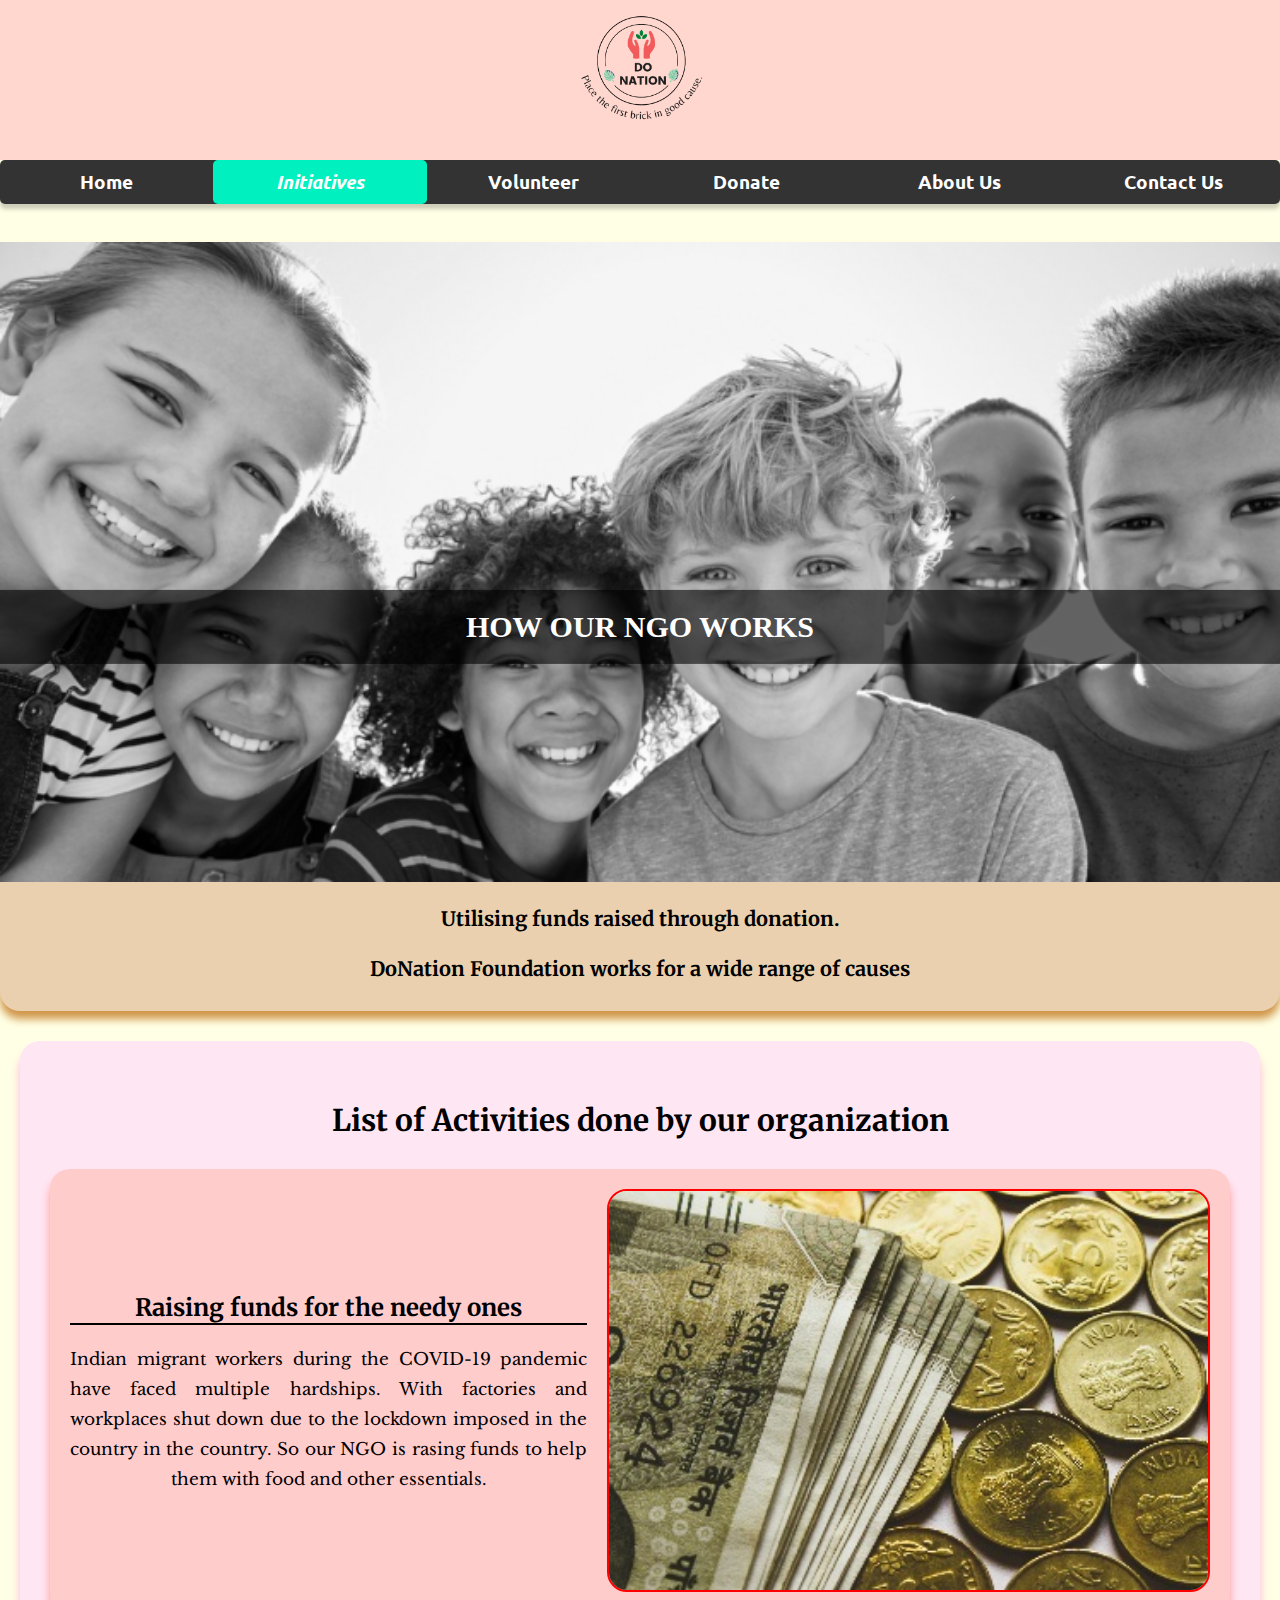
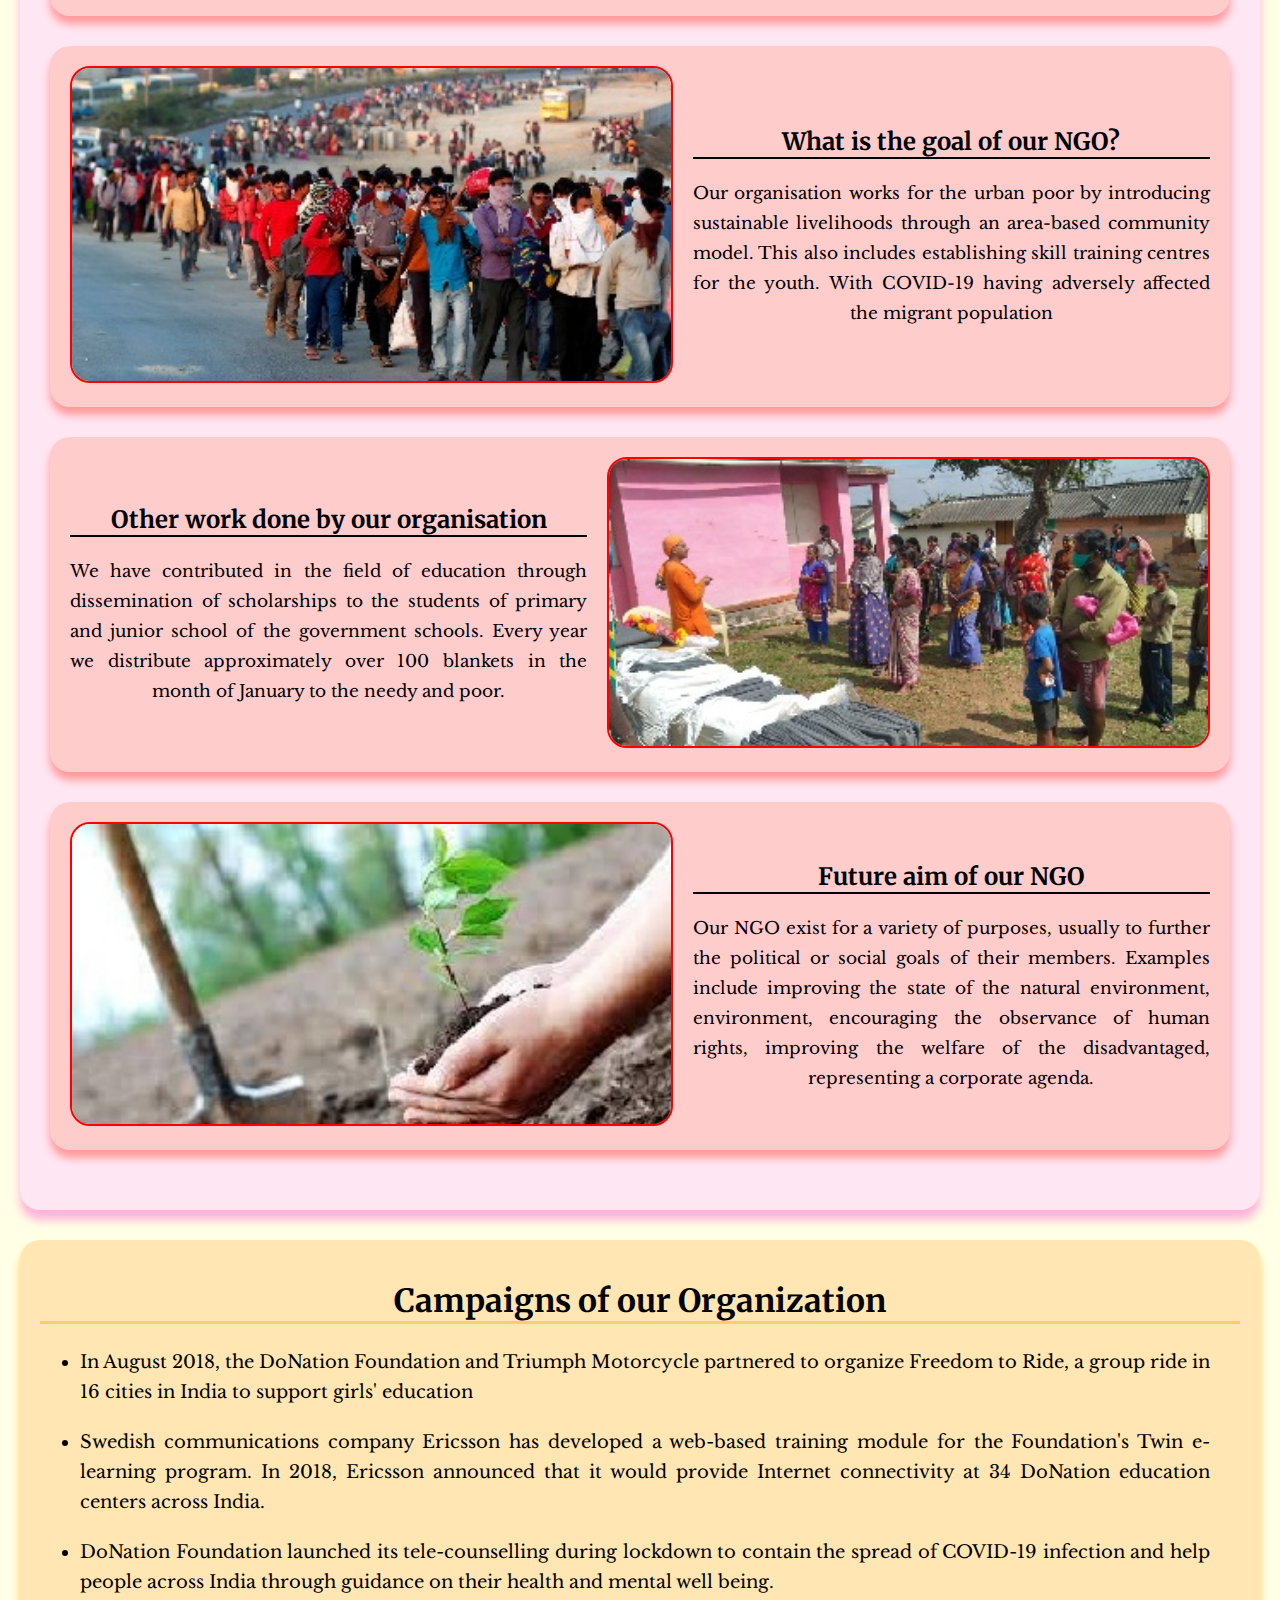
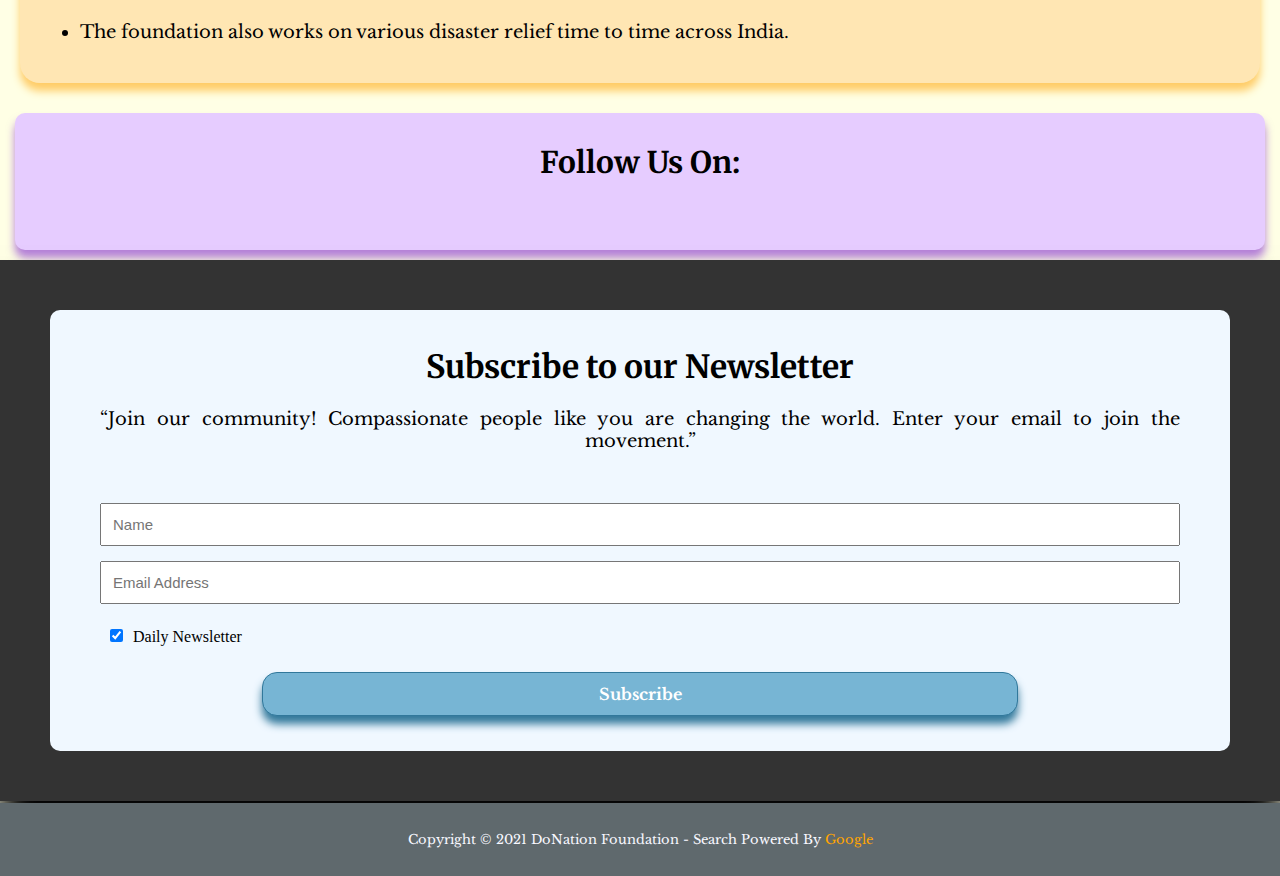
<file: Initiatives.html>
<!--Initiatives-->

<!DOCTYPE html>
<html language="en" dir="ltr">
    <head>
        <!-- Google tag (gtag.js) -->
        <script async src="https://www.googletagmanager.com/gtag/js?id=G-4KQTGKNV7Y"></script>
        <script>
        window.dataLayer = window.dataLayer || [];
        function gtag(){dataLayer.push(arguments);}
        gtag('js', new Date());

        gtag('config', 'G-4KQTGKNV7Y');
        </script>
        <script async src="https://pagead2.googlesyndication.com/pagead/js/adsbygoogle.js?client=ca-pub-9388020799553095"
     crossorigin="anonymous"></script>
        <meta charset="utf-8">
        <meta http-equiv="X-UA-Compatible" content="IE=edge">
        <meta name="viewport" content="width=device-width, initial-scale=1.0">
        
        <link rel="stylesheet" href="https://cdnjs.cloudflare.com/ajax/libs/font-awesome/5.15.3/css/all.min.css" integrity="sha512-iBBXm8fW90+nuLcSKlbmrPcLa0OT92xO1BIsZ+ywDWZCvqsWgccV3gFoRBv0z+8dLJgyAHIhR35VZc2oM/gI1w==" crossorigin="anonymous" referrerpolicy="no-referrer" />
        
        <link rel="stylesheet" href="css/common.css">
        <link rel="stylesheet" href="css/initiatives.css">
    </head>

    <body>
    <!-- Sticky Navigation Bar -->
        
        <div class="top-container">
            <a href="index.html"><img src="images/Logo.png" alt="DoNation Charitable Trust" id="logo"></a>
        </div>
        <div class="navbar" id="sticky-navbar">
            <a href="index.html">Home</a>
            <a class="head-active" href="Initiatives.html">Initiatives</a>
            <a href="Volunteers.html">Volunteer</a>
            <a href="Donate.html">Donate</a>
            <a href="AboutUs.html">About Us</a>
            <a href="ContactUs.html">Contact Us</a>
            <a href="javascript:void(0);" class="res_icon1" onclick="responsivenavi()">
                <i class="fa fa-bars"></i>
            </a>
            <a href="javascript:void(0);" class="res_icon2" onclick="responsivenavi()">
                <i class="fa fa-times"></i>
            </a>
        </div><br>
        
        <script>
            window.onscroll = function() {stickynavi()};

            var header = document.getElementById("sticky-navbar");
            var sticky = header.offsetTop;

            function stickynavi(){
                if (window.pageYOffset > sticky) {
                    header.classList.add("sticky");
                } 
                else{
                    header.classList.remove("sticky");
                }
            }
        </script>
        
        <script>
            function responsivenavi(){
                var x = document.getElementById("sticky-navbar");
                if (x.className === "navbar"){
                    x.className += " responsive";
                } 
                else{
                    x.className = "navbar";
                }
            }
        </script>
        <!-- Main Content -->
        
        <div id="working">
            <img src="images/Initiatives/cover.png" alt="Snow" style="width:100%;">
            <div id="working-heading"><h1>HOW OUR NGO WORKS </h1></div>
            <p style="color:black; font-size: 20px; font-weight: 700; padding: 0 20px;" class="font1"> Utilising funds raised through donation.<br><br>DoNation Foundation works for a wide range of causes</p>
        </div>
        
        <div class="activities">
            <p style="text-align: center; font-weight: 700; font-size: 30px;" class="font1">List of Activities done by our organization</p>
            <div class="activity-container">
                <div class="activity-text">
                    <h2 class="font1">Raising funds for the needy ones</h2>
                    <p>Indian migrant workers during the COVID-19 pandemic have faced multiple hardships. With factories and workplaces shut down due to the lockdown imposed in the country in the country. So our NGO is rasing funds to help them with food and other essentials.</p>
                </div>
                <div class="activity-image">
                    <img src="images/Initiatives/activity1.jpg">
                </div>
            </div>
            
            <div class="activity-container">
                <div class="activity-image">
                    <img src="images/Initiatives/activity2.jpg">
                </div>
                <div class="activity-text">
                    <h2 class="font1">What is the goal of our NGO?</h2>
                    <p>Our organisation works for the urban poor by introducing sustainable livelihoods through an area-based community model. This also includes establishing skill training centres for the youth. With COVID-19 having adversely affected the migrant population</p>
                </div>
            </div>
            
            <div class="activity-container">
                <div class="activity-text">
                    <h2 class="font1">Other work done by our organisation</h2>
                    <p>We have contributed in the field of education through dissemination of scholarships to the students of primary and junior school of the government schools. Every year we distribute approximately over 100 blankets in the month of January to the needy and poor.</p>
                </div>
                <div class="activity-image">
                    <img src="images/Initiatives/activity3.jpg">
                </div>
            </div>
            
            <div class="activity-container">
                <div class="activity-image">
                    <img src="images/Initiatives/activity4.jpg">
                </div>
                <div class="activity-text">
                    <h2 class="font1">Future aim of our NGO</h2>
                    <p>Our NGO exist for a variety of purposes, usually to further the political or social goals of their members. Examples include improving the state of the natural environment, environment, encouraging the observance of human rights, improving the welfare of the disadvantaged, representing a corporate agenda.</p>
                </div>
            </div>
        </div>
        
        <!--Campaigns of Organisation-->
        
        <div class="campaigns">
            <h1 style="text-align: center; border-bottom: 3px solid #ffcc66;" class="font1">Campaigns of our Organization</h1>
            <ul class="fa-ul">
                <li><i class="fas fa-hand-holding-medical"></i>  In August 2018, the DoNation Foundation and Triumph Motorcycle partnered to organize Freedom to Ride, a group ride in 16 cities in India to support girls' education</li><br>
                <li><i class="fas fa-hand-holding-medical"></i>  Swedish    communications company Ericsson has developed a web-based training module for the Foundation's Twin e-learning program. In 2018, Ericsson announced that it would provide Internet connectivity at 34 DoNation education centers across India.</li><br>
                <li><i class="fas fa-hand-holding-medical"></i>  DoNation Foundation launched its tele-counselling during lockdown to contain the spread of COVID-19 infection and help people across India through guidance on their health and mental well being.</li><br>
                <li><i class="fas fa-hand-holding-medical"></i>  The foundation also works on various disaster relief time to time across India.</li>
            </ul>
        </div>
      
        <!-- Media Links Section -->
        
        <div class="media-links">
            <h2 style="font-size: 30px">Follow Us On:</h2>  
            <a href="https://www.facebook.com/madhaverma007" class="cblue"><i class="fab fa-facebook-f"></i></a>
            <a href="https://www.instagram.com/madhav_chandok1/" class="cred"><i class="fab fa-instagram"></i></a>
            <a href="https://www.youtube.com/channel/UCh04LO5Po1hbWBbhT4F2siw" class="cred"><i class="fab fa-youtube"></i></a>
            <a href="https://twitter.com/MadhavChandok2" class="cblue"><i class="fab fa-twitter"></i></a>
            <a href="https://www.linkedin.com/in/madhav-chandok/" class="cblue"><i class="fab fa-linkedin"></i></a>
        </div>

    <!-- Footer Content -->
        
        <div class="footer-container">
            <div class="newsletter">
                <form onsubmit="newslettersubmission()">
                    <div class="news-container" style="text-align: center; ">
                        <h1>Subscribe to our Newsletter</h1>
                        <p>“Join our community! Compassionate people like you are changing the world. Enter your email to join the movement.”</p><br>
                    </div>
                    <div class="news-container">
                        <input type="text" placeholder="Name" name="name" required>
                        <input type="email" placeholder="Email Address" name="mail" required>
                        <label>
                            <input type="checkbox" checked="checked" name="subscribe">Daily Newsletter
                        </label>
                    </div>
                    <div class="newsletter-submit">
                        <center><input type="submit" value="Subscribe"></center>
                    </div>
                </form>
            </div>
        </div>
        
        <script>
            function newslettersubmission(){
                alert("Your request for the newsletter has been accepted. Please check your mail for further notifications. Thank You!")
            }
        </script>
        
        <div class="copyright">
            <p>Copyright &#169 2021 DoNation Foundation - Search Powered By <a href="www.google.com" style="text-decoration: none;  color: orange"> Google</a></p>
        </div>
    </body>
</html>
</file>
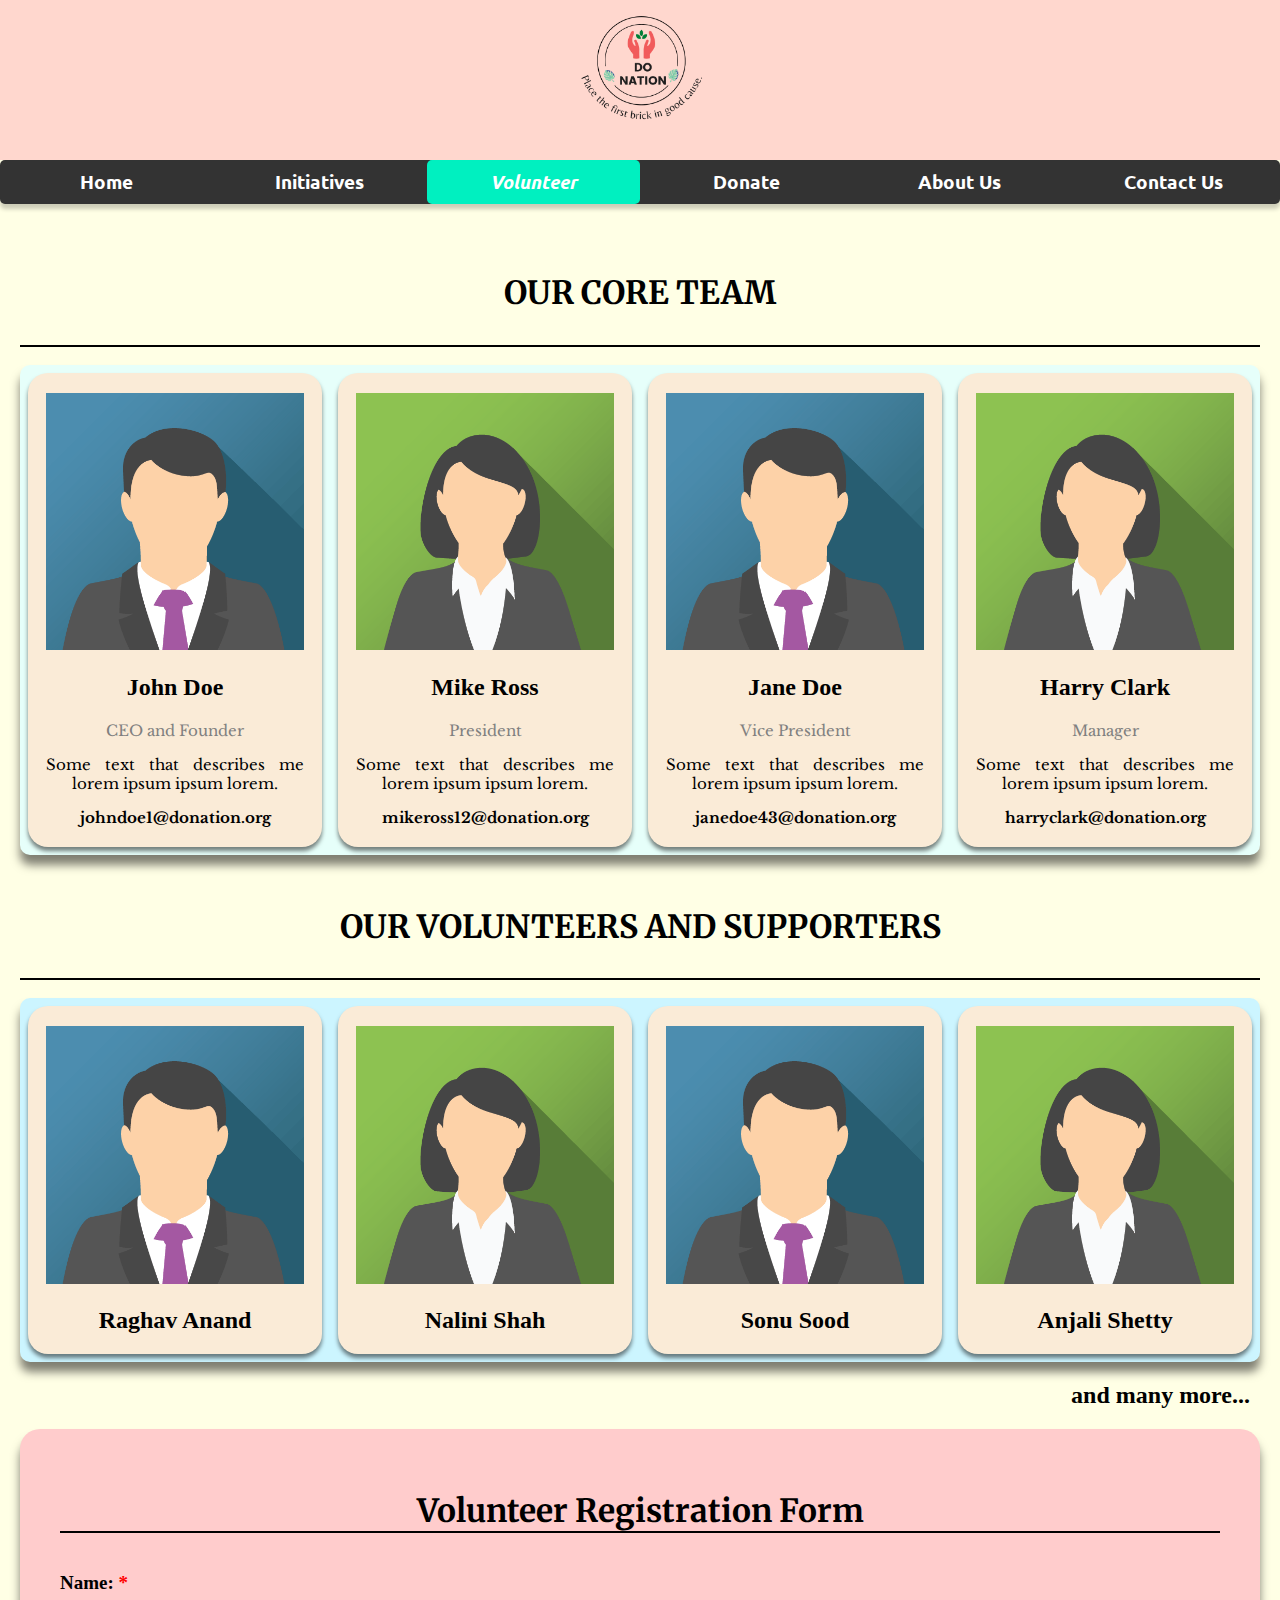
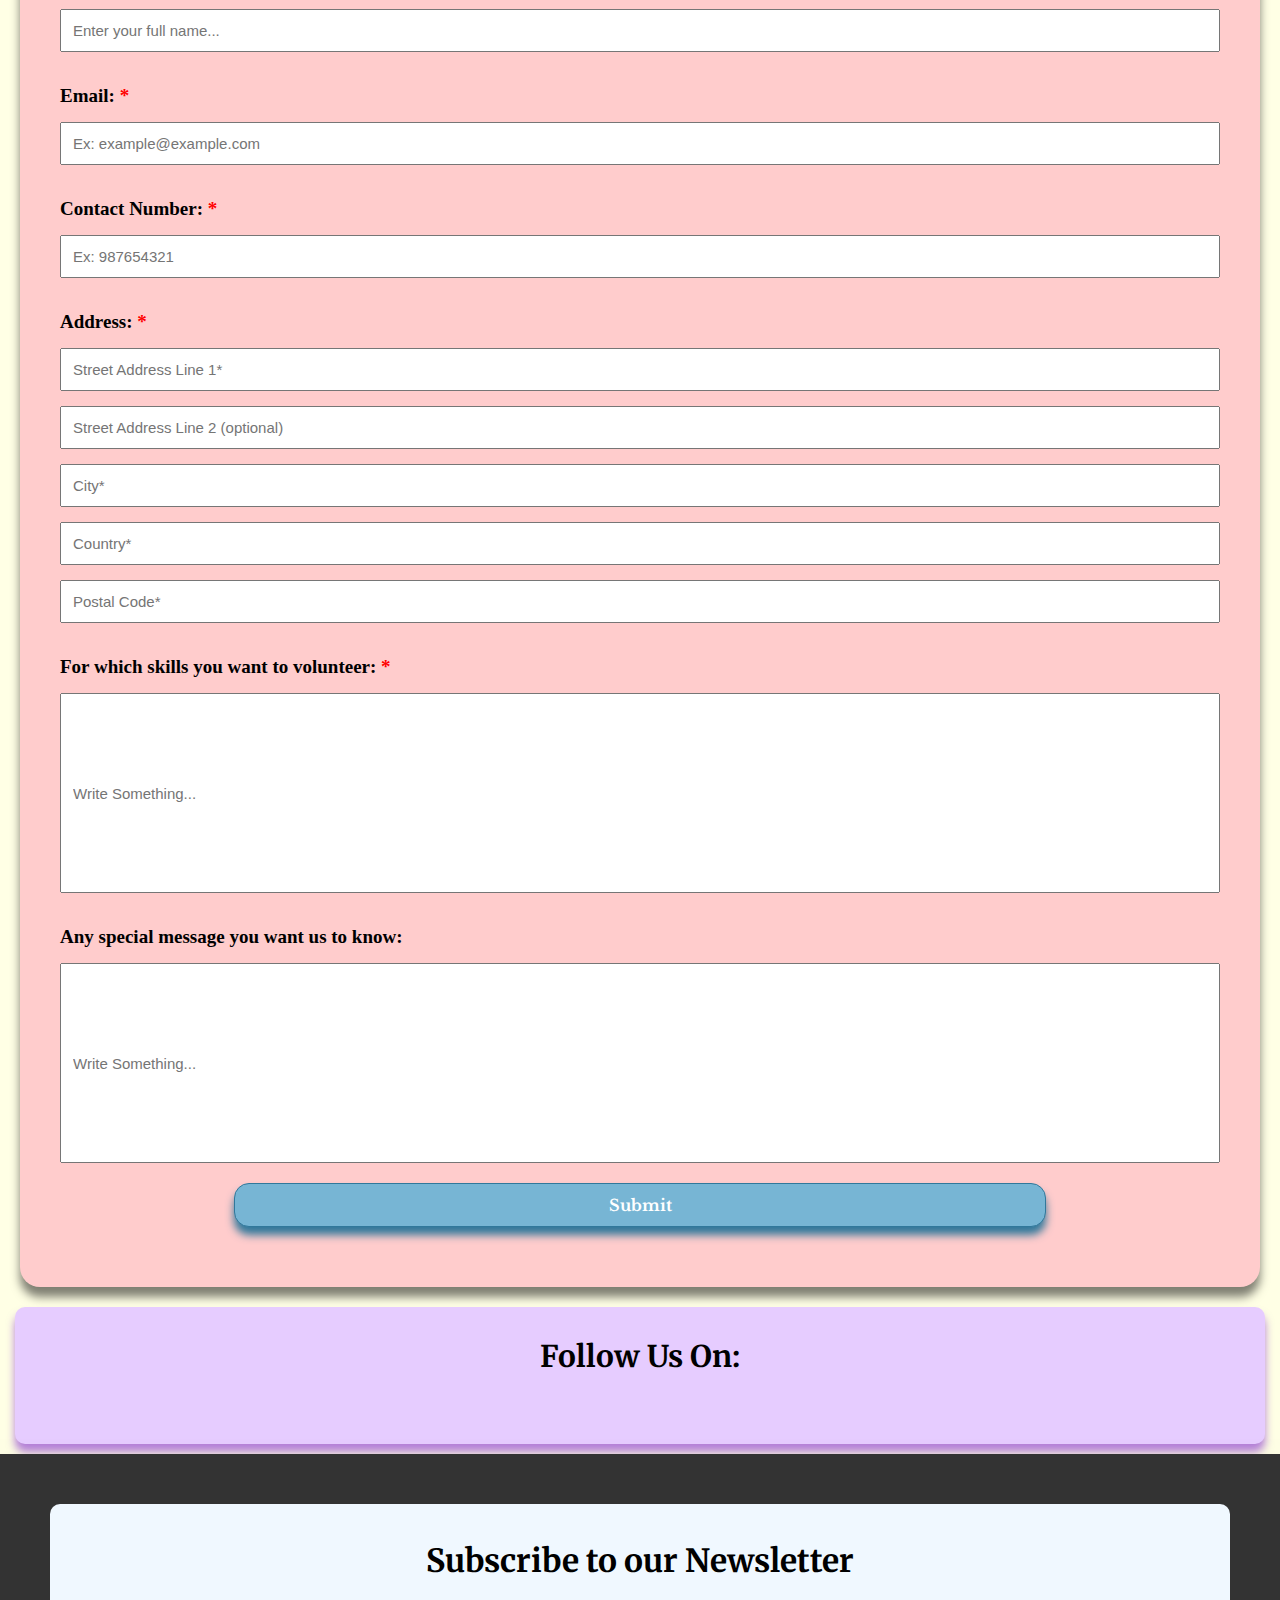
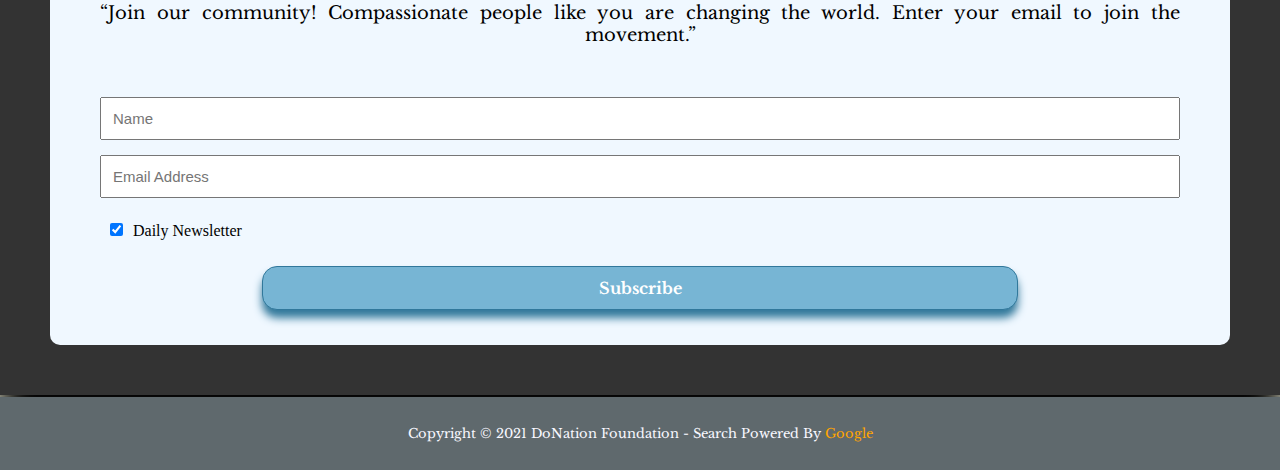
<file: Volunteers.html>
<!--Volunteers-->

<!DOCTYPE html>
<html language="en" dir="ltr">
    <head>
        <!-- Google tag (gtag.js) -->
        <script async src="https://www.googletagmanager.com/gtag/js?id=G-4KQTGKNV7Y"></script>
        <script>
        window.dataLayer = window.dataLayer || [];
        function gtag(){dataLayer.push(arguments);}
        gtag('js', new Date());

        gtag('config', 'G-4KQTGKNV7Y');
        </script>
        <script async src="https://pagead2.googlesyndication.com/pagead/js/adsbygoogle.js?client=ca-pub-9388020799553095"
     crossorigin="anonymous"></script>
        <meta charset="utf-8">
        <meta http-equiv="X-UA-Compatible" content="IE=edge">
        <meta name="viewport" content="width=device-width, initial-scale=1.0">
        
        <link rel="stylesheet" href="https://cdnjs.cloudflare.com/ajax/libs/font-awesome/5.15.3/css/all.min.css" integrity="sha512-iBBXm8fW90+nuLcSKlbmrPcLa0OT92xO1BIsZ+ywDWZCvqsWgccV3gFoRBv0z+8dLJgyAHIhR35VZc2oM/gI1w==" crossorigin="anonymous" referrerpolicy="no-referrer" />
        
        <link rel="stylesheet" href="css/common.css">
        <link rel="stylesheet" href="css/volunteers.css">
    </head>

    <body>
         <!-- Sticky Navigation Bar -->
        <div class="top-container">
            <a href="index.html"><img src="images/Logo.png" alt="DoNation Charitable Trust" id="logo"></a>
        </div>
        <div class="navbar" id="sticky-navbar">
            <a href="index.html">Home</a>
            <a href="Initiatives.html">Initiatives</a>
            <a class="head-active" href="Volunteers.html">Volunteer</a>
            <a href="Donate.html">Donate</a>
            <a href="AboutUs.html">About Us</a>
            <a href="ContactUs.html">Contact Us</a>
            <a href="javascript:void(0);" class="res_icon1" onclick="responsivenavi()">
                <i class="fa fa-bars"></i>
            </a>
            <a href="javascript:void(0);" class="res_icon2" onclick="responsivenavi()">
                <i class="fa fa-times"></i>
            </a>
        </div><br>
        
        <script>
            window.onscroll = function() {stickynavi()};

            var header = document.getElementById("sticky-navbar");
            var sticky = header.offsetTop;

            function stickynavi(){
                if (window.pageYOffset > sticky) {
                    header.classList.add("sticky");
                } 
                else{
                    header.classList.remove("sticky");
                }
            }
        </script>
        
        <script>
            function responsivenavi(){
                var x = document.getElementById("sticky-navbar");
                if (x.className === "navbar"){
                    x.className += " responsive";
                } 
                else{
                    x.className = "navbar";
                }
            }
        </script>
        
        <!--Members-->
        <!--Core Team-->
        <div class="heading" style="text-align: center; margin: 20px; margin-bottom: 0; padding:10px; border-bottom: 2px solid"><h1 class="font1"> OUR CORE TEAM</h1></div><br>
        <div class="core-team-container">
            <div class="core-team-card">
                <div class="core-card">
                    <img src="images/volunteer/male.png">
                    <div class="information">
                        <h2>John Doe</h2>
                        <p class="title">CEO and Founder</p>
                        <p>Some text that describes me lorem ipsum ipsum lorem.</p>
                        <p class="email">johndoe1@donation.org</p>
                    </div>
                </div>
            </div>
           
           <div class="core-team-card">
                <div class="core-card">
                    <img src="images/volunteer/female.png">
                    <div class="information">
                        <h2>Mike Ross</h2>
                        <p class="title">President</p>
                        <p>Some text that describes me lorem ipsum ipsum lorem.</p>
                        <p class="email">mikeross12@donation.org</p>
                    </div>
                </div>
            </div>
            
            <div class="core-team-card">
                <div class="core-card">
                    <img src="images/volunteer/male.png">
                    <div class="information">
                        <h2>Jane Doe</h2>
                        <p class="title">Vice President</p>
                        <p>Some text that describes me lorem ipsum ipsum lorem.</p>
                        <p class="email">janedoe43@donation.org</p>
                    </div>
                </div>
            </div>
            
            <div class="core-team-card">
                <div class="core-card">
                    <img src="images/volunteer/female.png">
                    <div class="information">
                        <h2>Harry Clark</h2>
                        <p class="title">Manager</p>
                        <p>Some text that describes me lorem ipsum ipsum lorem.</p>
                        <p class="email">harryclark@donation.org</p>
                    </div>
                </div>
            </div>
        </div>
        
        <!--Volunteers-->
        
        <div class="heading" style="text-align: center; margin: 20px; margin-bottom: 0; padding:10px; border-bottom: 2px solid"><h1 class="font1"> OUR VOLUNTEERS AND SUPPORTERS</h1></div><br>
        <div class="core-team-container" style="background-color: #ccf5ff;">
            <div class="core-team-card">
                <div class="core-card">
                    <img src="images/volunteer/male.png">
                    <div class="information">
                        <h2>Raghav Anand</h2>
                    </div>
                </div>
            </div>
           
           <div class="core-team-card">
                <div class="core-card">
                    <img src="images/volunteer/female.png">
                    <div class="information">
                        <h2>Nalini Shah</h2>
                    </div>
                </div>
            </div>
            
            <div class="core-team-card">
                <div class="core-card">
                    <img src="images/volunteer/male.png">
                    <div class="information">
                        <h2>Sonu Sood</h2>
                    </div>
                </div>
            </div>
            
            <div class="core-team-card">
                <div class="core-card">
                    <img src="images/volunteer/female.png">
                    <div class="information">
                        <h2>Anjali Shetty</h2>
                    </div>
                </div>
            </div>
        </div>
        
        <h2 style="text-align: right; margin: 20px 30px">and many more...</h2>
        
        <!-- Volunteer Registration Form -->
        
        <div class="registration" id="registration-form">
            <h1 style="text-align: center; border-bottom: 2px solid;" class="font1">Volunteer Registration Form</h1><br>
            <form onsubmit="registration()">
                <label for="fname" class="required">Name: </label>
                <input type="text" id="fname" name="fname" placeholder="Enter your full name..." required><br>
                
                <label for="email" class="required">Email:</label>
                <input type="email" id="email" name="email" placeholder="Ex: example@example.com" required><br>
                
                <label for="contact" class="required">Contact Number:</label><br>
                <input type="tel" id="phone" name="phone" pattern="[0-9]{10}" placeholder="Ex: 987654321" required><br>
                
                <label for="address" class="required">Address:</label>
                <input type="text" id="address1" name="address" placeholder="Street Address Line 1*" required>
                <input type="text" id="address1" name="address" placeholder="Street Address Line 2 (optional)">
                <input type="text" id="city" name="address" placeholder="City*" required>
                <input type="text" id="country" name="address" placeholder="Country*" required>
                <input type="text" id="postal" name="address" placeholder="Postal Code*" required><br>
                
                <label for="skills" class="required">For which skills you want to volunteer:</label>
                <input type="text" id="skills" name="skills" placeholder="Write Something..." required style="height: 200px;"><br>
                
                <label for="suggestions">Any special message you want us to know:</label>
                <input type="text" id="suggestions" name="skills" placeholder="Write Something..." style="height: 200px;">
                
                <input type="submit" value="Submit">
            </form>
        </div>
        
        <script>
            function registration(){
                alert("Your Registration Form has received successfully. Our Contact Team will contact you soon. Thank You for giving your valuable time!")
            }
        </script>
        <!-- Media Links Section -->
        
        <div class="media-links">
            <h2 style="font-size: 30px">Follow Us On:</h2>  
            <a href="https://www.facebook.com/madhaverma007" class="cblue"><i class="fab fa-facebook-f"></i></a>
            <a href="https://www.instagram.com/madhav_chandok1/" class="cred"><i class="fab fa-instagram"></i></a>
            <a href="https://www.youtube.com/channel/UCh04LO5Po1hbWBbhT4F2siw" class="cred"><i class="fab fa-youtube"></i></a>
            <a href="https://twitter.com/MadhavChandok2" class="cblue"><i class="fab fa-twitter"></i></a>
            <a href="https://www.linkedin.com/in/madhav-chandok/" class="cblue"><i class="fab fa-linkedin"></i></a>
        </div>
        
            
    <!-- Footer Content -->
        
        <div class="footer-container">
            <div class="newsletter">
                <form onsubmit="newslettersubmission()">
                    <div class="news-container" style="text-align: center; ">
                        <h1>Subscribe to our Newsletter</h1>
                        <p>“Join our community! Compassionate people like you are changing the world. Enter your email to join the movement.”</p><br>
                    </div>
                    <div class="news-container">
                        <input type="text" placeholder="Name" name="name" required>
                        <input type="email" placeholder="Email Address" name="mail" required>
                        <label>
                            <input type="checkbox" checked="checked" name="subscribe">Daily Newsletter
                        </label>
                    </div>
                    <div class="newsletter-submit">
                        <center><input type="submit" value="Subscribe"></center>
                    </div>
                </form>
            </div>
        </div>
        
        <script>
            function newslettersubmission(){
                alert("Your request for the newsletter has been accepted. Please check your mail for further notifications. Thank You!")
            }
        </script>
        
        <div class="copyright">
            <p>Copyright &#169 2021 DoNation Foundation - Search Powered By <a href="www.google.com" style="text-decoration: none;  color: orange"> Google</a></p>
        </div>
    </body>
</html>
</file>
<file: css/common.css>
@import url('https://fonts.googleapis.com/css2?family=Ubuntu:ital,wght@0,500;1,500&display=swap');
@import url('https://fonts.googleapis.com/css2?family=Merriweather:ital@1&display=swap');
@import url('https://fonts.googleapis.com/css2?family=Libre+Baskerville&display=swap');

/*---------------Font Class--------------------------*/

.font1{
    font-family: 'Merriweather', serif;
}

.font2{
    font-family: 'Libre Baskerville', serif;
}
/* ---------------------------- Navigation Configuration ---------------------*/
*{
    box-sizing: border-box;
}

html{
    scroll-behavior: smooth;
}

html p{
    font-family: 'Libre Baskerville', serif;
    text-align: justify;
    text-align-last: center;
}

html li{
    font-family: 'Libre Baskerville', serif;
    text-align: justify;
    font-size: 18px;
}

body{
    margin: 0;
    padding: 0;
    background-color: #ffffe5;
}


.top-container{
    text-align: center;
    background-color: #ffd7ce;
    padding:auto 10px;
    height:160px;
}

 #logo{
    height:135px;
    width: 135px;
    transition: 0.5s;
}

#logo:hover{
    height: 150px;
    width:  150px;
    transition: 0.5s;
}

.navbar {
    overflow: hidden;
    background-color: #333333;
    box-shadow: 0 5px 4px 0 rgba(0,0,0,.2);
    text-align: center;
    width:100%;
    margin: 0 auto;
    z-index: 1;
    font-family: 'Ubuntu', sans-serif;
    border-radius: 5px;
    font-weight: 600;
}

.navbar > a{
    float: left;
    display: block;
    text-align: center;
    width: 16.667%;
    padding: 9px;
    font-size: 19px;
    transition: 0.5s ease-in;
    border-radius: 5px;
    text-decoration: none;
    color: white;
    
    
}

.navbar > a:hover, .navbar > a:focus{
    background-color: #80c1ff;
    color:black;
    box-shadow: 0 11px 11px 0 #339cff;
    transition: 0.5sa ease-in ;
    
}

.navbar a.head-active{
    background-color: #00f0c0;
    color:white;
    border-radius: 0;
    font-family: 'Ubuntu', sans-serif;
    font-style:italic;
    border-radius: 5px;
}

.sticky {
    position: sticky;
    top: 0;
    width: 100%;
}


/*----------------------Social Media Container Configuration------------*/

.media-links{
    background-color: #e6ccff;
    padding: 5px;
    text-align: center;
    padding-bottom: 10px;
    border-radius: 10px 10px 10px 10px;
    box-shadow: 0 8px 8px 0 rgb(105, 0, 204, 0.5);
    margin: 0 15px 10px 15px;
}
    
.media-links h2{
    font-family: 'Merriweather', serif;
}
.media-links a{
    color: #804d4d; 
    font-size:  30px;
    padding: 0 25px;
}

.media-links .cblue:hover, .media-links .cblue:focus{
    color: blue;
    box-shadow: 0 5px 0 0 blue;
    transition: 0.4s ease-in;
}

.media-links .cred:hover, .media-links .cred:focus{
    color: red;
    box-shadow: 0 5px 0 0 red;
    transition: 0.4s ease-in;
}

@media screen and (max-width:450px){
    .media-links a{
        padding: 0 12px;
    }
}

/*------------------------ Footer Configuration------------------------------*/

.footer-container{
    background-color: #333333;
    width: 100%;
    padding:50px;
    box-shadow: 0px 30px 30px 0px black;
    margin-bottom: 2px;
}

.footer-container .newsletter{
    background-color: aliceblue;
    text-align: justify;
    padding: 15px 50px;
    width: 100%;
    border-radius: 10px;
}

.news-container h1{
    font-family: 'Merriweather', serif;
}

.news-container p{
    font-size: 18px;
}

input[type=text], input[type=email], input[type=submit], input[type=tel]{
    width: 100%;
    padding: 11px;
    margin: 15px 0;
    display: block;
    border: 1px solid 1c1c1c;
    box-sizing: border-box;
    font-size:15px;
}

input[type=checkbox]{
    margin:10px;
}

input[type=submit]{
    width: 70%;
    margin: 20px auto;
    background-color: #77b5d4;
    border-style: none;
    box-shadow: 0 8px 8px 0 #31789b;
    border: 1px solid #31789b;
    font-family: 'Libre Baskerville', serif;
    font-size: 16px;
    font-weight: 700;
    color: white;
    transition: 0.3s ease-in;
    border-radius:15px;
}

input[type=submit]:hover{
    background-color: #ff4d4d;
    transition: 0.3s ease-in;
}

@media screen and (max-width: 500px){
    .news-container p{
        font-size: 13px;
    }
}
/*---------------Copyrights of Website----------------  */
.copyright{
    background-color: #5f696d;
    color: ghostwhite;
    padding:15px;
    font-size:13px;
}

.copyright{
    text-align: center;
}
</file>
<file: css/home.css>
/* ---------------------- Responsive Navigation Bar ------------------------*/
.navbar .res_icon1, .navbar .res_icon2{
    display: none;
}

@media screen and (max-width: 768px){
    .navbar a:not(:nth-child(1)) {display: none;}
    .navbar a:nth-child(1){
        width: 83.2%;
    }
    .navbar a.res_icon1 {
        float: right;
        display: block;
    } 
}


@media screen and (max-width: 768px){
    .navbar.responsive {position:relative;}
    .navbar.responsive .res_icon1 {
        display: none;
    }
    .navbar .responsive .res_icon2{
        float: right;
        display: block;
        position: absolute;
        right: 0;
        top: 0;
        width: auto;
    }
    .navbar.responsive a {
        float: none;
        display: block;
        text-align: center;
        width: 100%;
    }
}

/*-------------SlideShow Configuration------------- */

.slider{
    display: none
}

.slideshow-container img{
    vertical-align: middle;
    width: 100%;
    height: auto;
}

/* Slideshow container */
.slideshow-container {
    position: relative;
    max-width: 2000px;
    margin: 20px 50px;
}

/* Next & previous buttons */
.prev, .next{
    cursor: pointer;
    position: absolute;
    top: 50%;
    width: auto;
    padding: 16px;
    margin-top: -50px;
    color: white;
    font-weight: bold;
    font-size: 18px;
    transition: 0.6s ease;
    border-radius: 0 3px 3px 0;
    user-select: none;
}

/* Position the "next button" to the right */
.next{
    right: 0;
    border-radius: 3px 0 0 3px;
}

/* On hover, add a black background color with a little bit see-through */
.prev:hover, .next:hover{
    background-color: rgba(0,0,0,0.8);
}

/* Caption text */
.caption{
    color: floralwhite;
    font-size: 18px;
    padding: 10px 12px;
    position: absolute;
    bottom: 60px;
    width: 100%;
    text-align: center;
    background-color: rgb(0, 0, 0,0.6);
}

/* Number text (1/3 etc) */
.numbertext{
    color: floralwhite;;
    background-color: rgb(0, 0, 0,0.8);
    font-size: 20px;
    padding: 8px 12px;
    position: absolute;
    top: 0;
}

/* The dots/bullets/indicators */
.dot-container{
    padding: 12px 0;
    background: rgb(204,204,204,0.2);
    box-shadow: 0 8px 8px 0 #ccc;
    border-radius: 0 0 10px 10px;
}

.dot{
    cursor: pointer;
    height: 15px;
    width: 15px;
    margin: 0 2px;
    background-color: #bbb;
    border-radius: 50%;
    display: inline-block;
    transition: background-color 0.6s ease;
}

.dot-active, .dot:hover{
    background-color: #717171;
}

/* Fading animation */
.fade{
    -webkit-animation-name: fade;
    -webkit-animation-duration: 1.5s;
    animation-name: fade;
    animation-duration: 1.5s;
}

@-webkit-keyframes fade{
    0% {opacity: .2} 
    25%{opacity: .4}
    50%{opacity: .6}
    75%{opacity: .8}
    100% {opacity: 1}
}

@keyframes fade{
    from {opacity: .4} 
    to {opacity: 1}
}

/* On smaller screens, decrease text size */
@media screen and (max-width: 600px) {
    .prev, .next, .caption, .numbertext {font-size: 12px;}
    
    .dot{
        height: 10px;
        width:  10px;
    }
    .slideshow-container{
        margin: 20px 0;
    }
}

@media screen and (max-width: 500px){
    .caption{
        font-size: 11px;
        bottom: 42px;
    }
}

/*--------------------Glowing Text Card--------------------*/

.text-cards{
    background-color: aliceblue;
    width: 95%;
    display: flex;
    border-radius: 0 0 10px 10px;
    padding: 10px;
    margin:0 auto 20px auto;
    box-shadow: 0 10px 10px 0 rgb(0,0,0,0.2)
}
.text-heading{
    width: 95%;
    border-radius: 10px 10px 0 0;
    background-color: #1a94ff;
    color: white;
    padding: 2px 50px;
    margin: 0 auto;
    font-size:20px;
    text-align: center;
}

.text-heading h1{
    border-bottom: 4px solid;
}

.circle {
    vertical-align: middle;
    font-size:60px;
    margin:10px;;
    color: white;
    border-radius:10px; 
}

.text-card{
    background-color: white;
    border-color: black;
    border-bottom-width: 2px;
    box-shadow: 0px 10px 10px 0px #c1c1c1;
    margin:10px 30px;
    padding: 0 15px;
    width: 33%;
    text-align: center;
    border-radius: 10px;
    transition: 0.3s ease-in;
}

.text-card h2{
    font-family: 'Merriweather', serif;
}

.text-card p{
    font-size: 15px;
    
}

.text-card:hover {
    transform: scale(1.10);
    transition: 0.3s ease-in;
}
.text-card button{
    font-size:16px;
    margin-bottom:10px;
}

@media screen and (max-width: 520px){
    .text-heading{
        font-size: 10px;
    }
    .circle{
        margin: 20px 0;
    }
}
@media screen and (max-width: 836px){
    .text-cards{
        display:block;
    }
    .text-card{
        margin:0 auto;
        margin-bottom:30px;
        width: 90%;
        float:none;
    }
}

/*---------------Impact of Our Organisation------------*/

.impact{
    background-color: rgb(0, 255, 170,  0.1);
    margin: 0 20px;
    border-radius: 20px;
    margin-bottom: 15px;
    box-shadow: 0 8px 8px 0 rgb(0,0,0,0.5);
    text-align: center;
}

.impact-text{
    padding: 20px 20px 0;
    line-height: 30px;  
}   

.impact-image{
    padding-top: 20px;
    padding-bottom:20px;
}

.impact-text p{
    font-size: 18px; 
    text-align:  justify;
}

.impact-image img{
    box-shadow: 0 7px 7px 0 rgb(0,0,0,0.3);
    width: 90%;
    height: auto;
    margin: 40px;
    border-radius: 10px;
}

@media screen and (max-width: 500px){
    .impact-text p{
        font-size: 15px;
    }
}

@media screen and (max-width: 768px){
    .impact-image img{
        width: 100%;
        margin:0;
    }
}
</file>
<file: css/about.css>
/* ----------------------- Responsive Navigation Bar ------------------------*/
.navbar .res_icon1, .navbar .res_icon2{
    display: none;
}

@media screen and (max-width: 768px){
    .navbar a:not(:nth-child(5)) {display: none;}
    .navbar a:nth-child(5){
        width: 83.2%;
    }
    .navbar a.res_icon1 {
        float: right;
        display: block;
    }
}

@media screen and (max-width: 768px){
    .navbar.responsive {position:relative;}
    .navbar.responsive .res_icon1 {
        display: none;
    }
    .navbar .responsive .res_icon2{
        float: right;
        display: block;
        position: absolute;
        right: 0;
        top: 0;
        width: auto;
    }
    .navbar.responsive a {
        float: none;
        display: block;
        text-align: center;
        width: 100%;
    }
}

/*------- History of Organization----------*/

.history{
    background-color: #e6ffff;
    margin:20px 20px;
    padding: 10px 30px;
    line-height: 30px;
    border-radius: 20px;
    box-shadow: 0 8px 8px 0 #99ffff;
    text-align: justify;
}

.history h1{
    text-align: center; 
    border-bottom: 2px solid;
}

.history p{
    font-size: 18px;
}

@media screen and (max-width: 550px){
    .history p{
        font-size: 15px;
    }
}

/*-----------Help Through Donation------------------------*/

.help{
    background-color: #ffe6ff;
    margin: 30px 20px;
    padding: 10px 20px;
    border-radius:20px;
    box-shadow: 0 10px 10px 0 #ffccff;
}

.help h1{
    text-align: center;
    border-bottom: 2px solid;
}

.help ul i{
    color: #8600b3;
    font-size: 25px;
}

.help ul li{
    font-size: 18px;
    line-height: 30px;
    text-align: justify;
    padding-right: 30px; 
}

@media screen and (max-width: 550px){
    .help ul li{
        font-size: 15px;
    }
}

/*---------------Mission of Organization--------------------------*/

.mission{
    background-color: #ffe4cc;
    margin: 30px 20px;
    padding: 10px 20px;
    border-radius: 20px;
    box-shadow: 0 10px 10px 0 #ffc999;
}

.mission h1{
    text-align: center;
    border-bottom: 2px solid;
}

.mission ul i{
    color:#00cc00;
    font-size:25px;
}

.mission ul li, .mission p{
    font-size: 18px;
    line-height: 30px;
    text-align: justify;
    padding-right: 30px;
}

@media screen and (max-width: 550px){
    .mission ul li, .mission p{
        font-size: 15px;
    }
}

/*----------Volunteering Button-----------*/

.volunteering{
    background-color: #ffeb99;
    display: flex;
    margin: 20px 20px;
    border-radius: 20px;
    box-shadow: 0 10px 10px 0 #cca300;
}

.vtext{
    width: 60%;
    margin:auto 20px;
    text-align: center;
    color: black;
}

.vsubmit{
    width: 40%;
    margin: auto 0;
    text-align: center;
}

.vbutton{
    width:60%;
    background-color: deepskyblue;
    margin: 7px auto;
    padding:15px;
    border-radius: 20px;
    transition: 0.2s ease-in;
}

.vbutton a{
    text-decoration: none;
    color: white;
    font-weight: 700;
    font-size:14px;
}

.vbutton:hover{
    background-color: black;
    transition: 0.2s ease-in;
}

@media screen and (max-width: 600px){
    .vtext h2{
        font-size: 25px;
    }
    
    .volunteering{
        display: block;
    }
    
    .vtext{
        width: 92%;
        padding-top: 10px; 
        margin: auto;
    }
    
    .vbutton{
        margin: auto;
        padding: 10px;
    }
    
    .vsubmit{
        width: 100%;
    }
}


/*------------Achievements----------------*/



#achievements{
    width: 95%;
    border-radius: 10px 10px 0 0;
    background-color: #ccf5ff;
    color: black;
    padding: 20px;
    padding-bottom: 10px;
    margin: 0 auto;
    font-size:30px;
    text-align: center;
    border-bottom: 2px solid;
}


.text-cards{
    background-color: #ccf5ff;
    width: 95%;
    display: flex;
    border-radius: 0 0 10px 10px;
    padding: 10px;
    margin:0 auto 20px auto;
    box-shadow: 0 10px 10px 0 #99ebff;
}

.text-card{
    background-color: #fff5cc;
    border-color: black;
    border-bottom-width: 2px;
    box-shadow: 0px 10px 10px 0px rgb(0,0,0,0.5);
    margin:10px 20px;
    width: 25%;
    text-align: center;
    border-radius: 10px;
    transition: 0.3s ease-in;
}

.card-heading{
    padding:20px;
    border-radius: 10px 10px 0 0;    
    font-size: 20px;
    font-weight: 700;
    color: white;
}

.card-numbers{
    padding: 30px 0;
    margin:10px;
    font-size: 40px;
    font-weight: 700;
    border-bottom: 2px dotted;
}

.card-paragraph{
    padding: 20px;
    font-size: 18px;
    font-weight: 700;
    text-align: justify;
    text-align-last: center;
}

.text-card:hover {
    transform: scale(1.10);
    transition: 0.3s ease-in;
}

@media screen and (max-width: 500px){
    .card-paragraph{
        font-size: 14px;
    }
}
@media screen and (max-width: 836px){
    .text-cards{
        display:block;
    }
    .text-card{
        margin:0 auto;
        margin-bottom:30px;
        width: 90%;
        float:none;
    }
}
</file>
<file: css/contact.css>
/* ----------------------- Responsive Navigation Bar ------------------------*/
.navbar .res_icon1, .navbar .res_icon2{
    display: none;
}

@media screen and (max-width: 768px){
    .navbar a:not(:nth-child(6)) {display: none;}
    .navbar a:nth-child(6){
        width: 83.2%;
    }
    .navbar a.res_icon1 {
        float: right;
        display: block;
    }
}

@media screen and (max-width: 768px){
    .navbar.responsive {position:relative;}
    .navbar.responsive .res_icon1 {
        display: none;
    }
    .navbar .responsive .res_icon2{
        float: right;
        display: block;
        position: absolute;
        right: 0;
        top: 0;
        width: auto;
    }
    .navbar.responsive a {
        float: none;
        display: block;
        text-align: center;
        width: 100%;
    }
}

/*---------Contact Table Configuration------------*/

.contact-table{
    background-color: #d5f4e6;
    padding:30px 0;
    text-align: center;
    margin:20px 40px;
    border-radius: 20px;
    font-size: 20px;
    box-shadow: 0 8px 8px 0 #86dfb7;
}

.contact-table table{
    margin: 20px auto;
    width: 70%;
    background-color: #fefbd8;
    border-collapse: collapse;
    
}

.contact-table table th:first-child{
    width: 20%;
    height: 30px;
}
.contact-table table th:nth-child(2){
    width: 45%;
}

.contact-table table td, th{
    text-align: center;
    padding: 10px 20px;
    border: 2px solid black;
}

.contact-table table tr:nth-child(even){
    background-color: #fad8d1;
}

.contact-table table tr td:nth-child(3){
    font-weight: 700;
}

@media screen and (max-width: 500px){
    .contact-table table{
        font-size:15px;
        width:100%;
    }
    
    .contact-table{
        margin: 10px 0;
    }
}

/*--------------Headquaters Details------------*/ 

.contact-container{
    background-color: bisque;
    margin: 10px 20px;
    padding: 20px;
    border-radius: 20px;
    text-align: center;
    box-shadow: 0 8px 8px 0 #ffba66;
}

.contact-container h3{
    font-family: 'Merriweather', serif;
}

.contact-container p{
    line-height: 30px;
}

.headquarter{
    background-color: #ffd199;
    padding: 15px;
    border-radius: 20px;
    line-height: 20px;
    box-shadow: 0 7px 7px 0 #cc7000;
    transition: 0.3s ease-in;
}

.headquarter i{
    font-size:60px;
    color: #a30f2d
}

.headquarter:hover{
    transform: scale(1.05);
    transition: 0.3s ease-in;
}

@media screen and (max-width: 720px){
    .headquarter i{
        font-size: 40px;
    }
}
/*--------------Query Form Configuration----------*/

.queries{
    background-color: #ffcccc;
    margin: 20px 20px;
    border-radius:20px;
    text-align: center;
    padding: 10px;
    box-shadow: 0 5px 5px 0 #ff8080;
}

.queries input[type=text], .queries input[type=email]{
    width: 50%;
    margin: 0 auto;
    margin-bottom: 15px;
    border-radius: 10px;
    border: 1.1px solid;
}

.queries input[type=submit]{
    background-color: #77b5d4;
    box-shadow: 0 4px 4px 0 #31789b;
    border: 1px solid #31789b;
    border-radius: 10px;
    transition: 0.3s ease-in;
    font-size:18px;
    font-weight: 700;
    color: white;
    border-radius:15px;
    
}

.queries input[type=submit]:hover{
    background-color: #ff4d4d;
    transition: 0.3s ease-in;
}

@media screen and (max-width: 720px){
    .queries input[type=text], .queries input[type=email]{
        width:80%;
    }
}
</file>
<file: css/donate.css>
/* ----------------------- Responsive Navigation Bar ------------------------*/
.navbar .res_icon1, .navbar .res_icon2{
    display: none;
}

@media screen and (max-width: 768px){
    .navbar a:not(:nth-child(4)) {display: none;}
    .navbar a:nth-child(4){
        width: 83.2%;
    }
    .navbar a.res_icon1 {
        float: right;
        display: block;
    }
}

@media screen and (max-width: 768px){
    .navbar.responsive {position:relative;}
    .navbar.responsive .res_icon1 {
        display: none;
    }
    .navbar .responsive .res_icon2{
        float: right;
        display: block;
        position: absolute;
        right: 0;
        top: 0;
        width: auto;
    }
    .navbar.responsive a {
        float: none;
        display: block;
        text-align: center;
        width: 100%;
    }
}

/*---------------Reason for donation------------------------*/

.reason{
    background-color: #ccffdc;
    margin: 20px;
    padding:20px 30px;
    font-size: 20px;
    border-radius: 20px;
    box-shadow: 0 10px 10px 0 rgb(0,0,0,0.5);
    
}

.reason img{
    border-radius: 20px;
    width: 60%;   
}

.reason p{
    text-align: justify;
    font-size: 17px;
}

.reason input[type=button]{
    margin-top: 15px;
    padding: 15px 45px;
    background-color: #ffa64d;
    transition: 0.3s ease-in;
    border-radius: 15px;
    font-size:19px;
    font-weight: 700;
    border: none;
    box-shadow: 0 5px 5px 0 #ff9933;
}

.reason input[type=button]:hover{
    background-color: #ff8000;
    transition: 0.3s ease-in;
}

@media screen and (max-width: 600px){
    .reason img{
        width: 80%;
    }
    .reason p{
        font-size: 15px;
    }
}

/*-----------------------Payment Methods-----------------------*/

.payment-type{
    background-color: #e6ff99;
    margin: 20px;
    padding: 20px 30px;
    text-align: center;
    border-radius: 20px;
    box-shadow: 0 10px 10px 0 rgb(0,0,0,0.5);
}

.payment-type form{
    transition: 0.3s ease-in;
}
.payment-type form:hover{
    transform: scale(1.1);
    transition: 0.3s ease-in;   
}
.payment-type img{
    width: 100%;
}

.payment-note{
    text-align: justify;
    padding-right: 30px;
    font-size: 19px;
}

.payment-note h2{
    border-bottom: 2px solid;
}
.payment-note i{
    font-size:22px;
    color: seagreen
}

.payment-note{
    font-size: 17px;
    margin: 0;
}

@media screen and (max-width: 500px){
    .payment-note{
        padding-right: 0;
    }
    
    .payment-note li{
        font-size: 14px;
    }
    
    .payment-note ul{
        margin: 0 10px;
    }
}
</file>
<file: css/initiatives.css>
/* ----------------------- Responsive Navigation Bar ------------------------*/
.navbar .res_icon1, .navbar .res_icon2{
    display: none;
}

@media screen and (max-width: 768px){
    .navbar a:not(:nth-child(2)) {display: none;}
    .navbar a:nth-child(2){
        width: 83.2%;
    }
    .navbar a.res_icon1 {
        float: right;
        display: block;
    }
}

@media screen and (max-width: 768px){
    .navbar.responsive {position:relative;}
    .navbar.responsive .res_icon1 {
        display: none;
    }
    .navbar .responsive .res_icon2{
        float: right;
        display: block;
        position: absolute;
        right: 0;
        top: 0;
        width: auto;
    }
    .navbar.responsive a {
        float: none;
        display: block;
        text-align: center;
        width: 100%;
    }
}

/*---------------- Working of the NGO ----------------*/

#working {
    position: relative;
    text-align: center;
    color: white;
    background-color: #ead0ae;
    padding-bottom: 10px;
    margin: 20px 0;
    border-radius: 20px;
    box-shadow: 0 8px 8px 0 #d09549;
}

#working-heading{
    font-size: 15px;
    background-color: rgb(0,0,0,0.6);
    width: 100%;
    position: absolute;
    top: 50%;
    left: 50%;
    transform: translate(-50%, -50%);
}

@media screen and (max-width: 768px){
    #working-heading{
        font-size:10px;
        transform: translate(-50%, -180%);
    }
}

/*------------Activities of DoNation----------------*/

.activities{
    background-color: #ffe6f3;
    margin:30px 20px;
    padding: 30px 30px;
    border-radius: 20px;
    box-shadow: 0 10px 10px 0 #ffb3da;
}

.activity-container{
    display: flex;
    width: 100%;
    background-color: #ffcccc;
    margin:30px 0px;
    padding: 10px;
    border-radius: 20px;
    box-shadow: 0 8px 8px 0 #ff9999;
    transition: 0.2s ease-in;
}

.activity-container:hover{
    transform: scale(1.03);
    transition: 0.2s ease-in
;}

.activity-text{
    margin: auto 10px;
    width:50%;
    padding: auto 10px;
}

.activity-text h2{
    text-align: center;
    border-bottom: 2px solid;
}

.activity-text p{
    font-size:17px;
    text-align: justify;
    line-height: 30px;
}


.activity-image{
    width:60%;
    padding: 10px;
    text-align: center;
    margin: auto 0;
}

.activity-image img{
    width: 100%;
    border: 2px solid red;
    border-radius: 20px;
}

@media screen and (max-width: 768px){
    .activities{
        margin:30px 10px;
        padding: 30px 10px;
}
    .activity-container{
        display: block;
    }
    
    .activity-text h2{
        text-align: center;
    }
    .activity-text{
        width:100%;
        margin:0
    }
    
    .activity-text p{
        font-size:15px;
    }
    .activity-image{
        width:100%;
    }
}

/*----------------Campaigns of Organisation-----------*/

.campaigns{
    background-color: #ffe6b3;
    margin:30px 20px;
    padding:20px;
    border-radius:20px;
    box-shadow: 0 8px 8px 0 #ffcc66;
}

.campaigns ul i{
    color:red;
    font-size: 25px;
}
.campaigns ul li{
    font-size:18px;
    line-height: 30px;
    text-align: justify;
    padding-right:30px;
}

@media screen and (max-width: 600px){
    .campaigns ul li{
        font-size: 15px;
        padding: 0;
    }
    
    .campaigns ul{
        margin: 0;
    }
}
</file>
<file: css/volunteers.css>
/* ----------------------- Responsive Navigation Bar ------------------------*/
.navbar .res_icon1, .navbar .res_icon2{
    display: none;
}

@media screen and (max-width: 768px){
    .navbar a:not(:nth-child(3)) {display: none;}
    .navbar a:nth-child(3){
        width: 83.2%;
    }
    .navbar a.res_icon1 {
        float: right;
        display: block;
    }
}

@media screen and (max-width: 768px){
    .navbar.responsive {position:relative;}
    .navbar.responsive .res_icon1 {
        display: none;
    }
    .navbar .responsive .res_icon2{
        float: right;
        display: block;
        position: absolute;
        right: 0;
        top: 0;
        width: auto;
    }
    .navbar.responsive a {
        float: none;
        display: block;
        text-align: center;
        width: 100%;
    }
}

/*---------------Core Team Members------------------------*/
.core-team-container{
    display: flex;
    background-color: #e6fffa;
    margin:20px;
    margin-top: 0px;
    border-radius: 10px;
    box-shadow: 0 10px 10px 0 rgb(0,0,0,0.5);
}
.core-team-card{
    
    width: 25%;
    margin: 8px;
    padding: 0 8px;
    background-color: antiquewhite;
    border-radius: 20px;
    box-shadow: 0 4px 4px 0 rgb(0,0,0,0.5);
    transition: 0.2s ease-in;
}

.core-team-card:hover{
    transform: scale(1.10);
    transition: 0.2s ease-in;
}

.core-card{
    margin: 20px 10px;
}

.core-card img{
    width: 100%;
}

.information{
    text-align: center;
}

.information p{
    font-size: 15px;
}

.email{
    font-weight: 700;
}

.title{
    color:grey;
}
@media screen and (max-width: 900px){
    .core-team-container{
        display: block;
        width:80%;
        margin: 20px auto;
        padding: 10px 0;
    }
    .core-team-card{
        width: 85%;
        margin: 20px auto;
        padding: 10px;
    }
}

/*--------------Volunteer Registration Form-------------------*/
.required::after{
    content: " *";
    color: red;
}

.registration{
    background-color: #ffcccc;
    margin: 20px;
    padding:40px;
    border-radius: 20px;
    box-shadow: 0 10px 10px 0 rgb(0,0,0,0.5);
}

.registration label{
    font-size: 19px;
    font-weight: 700;
}
</file>
